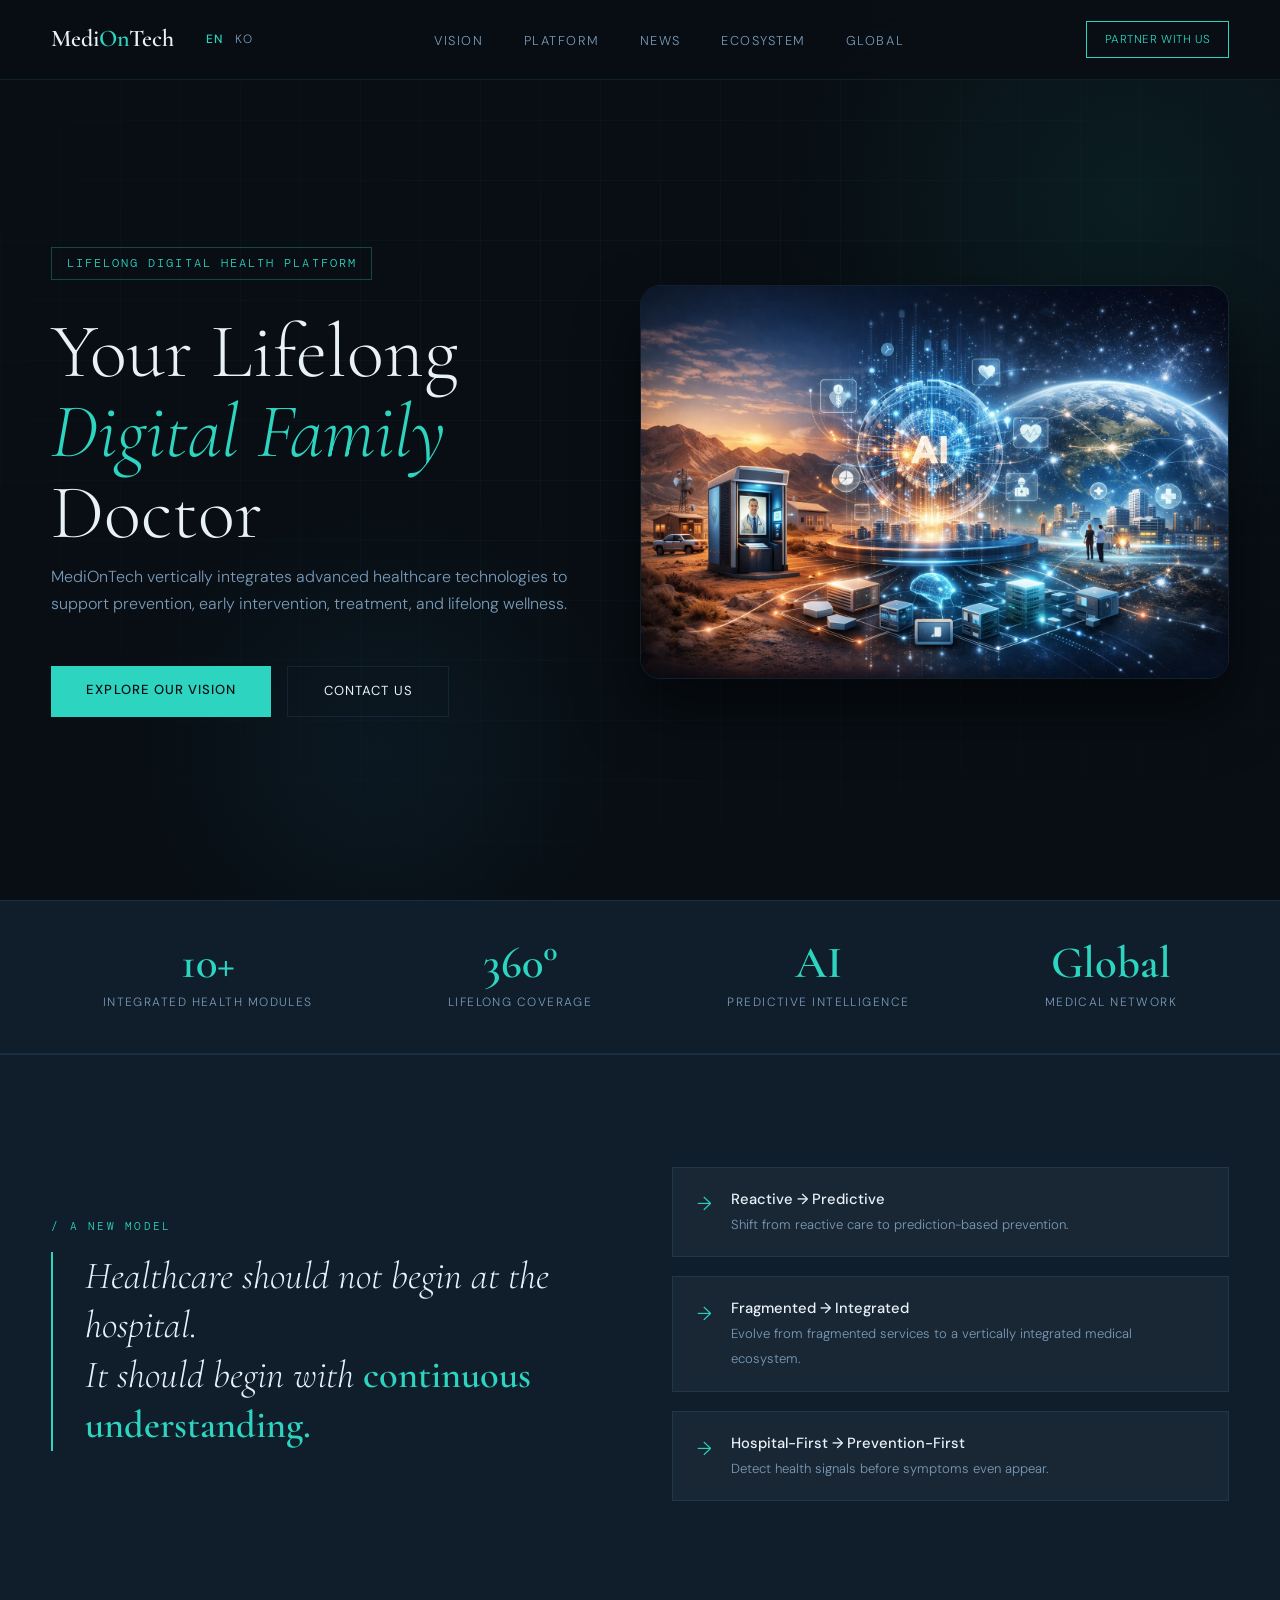
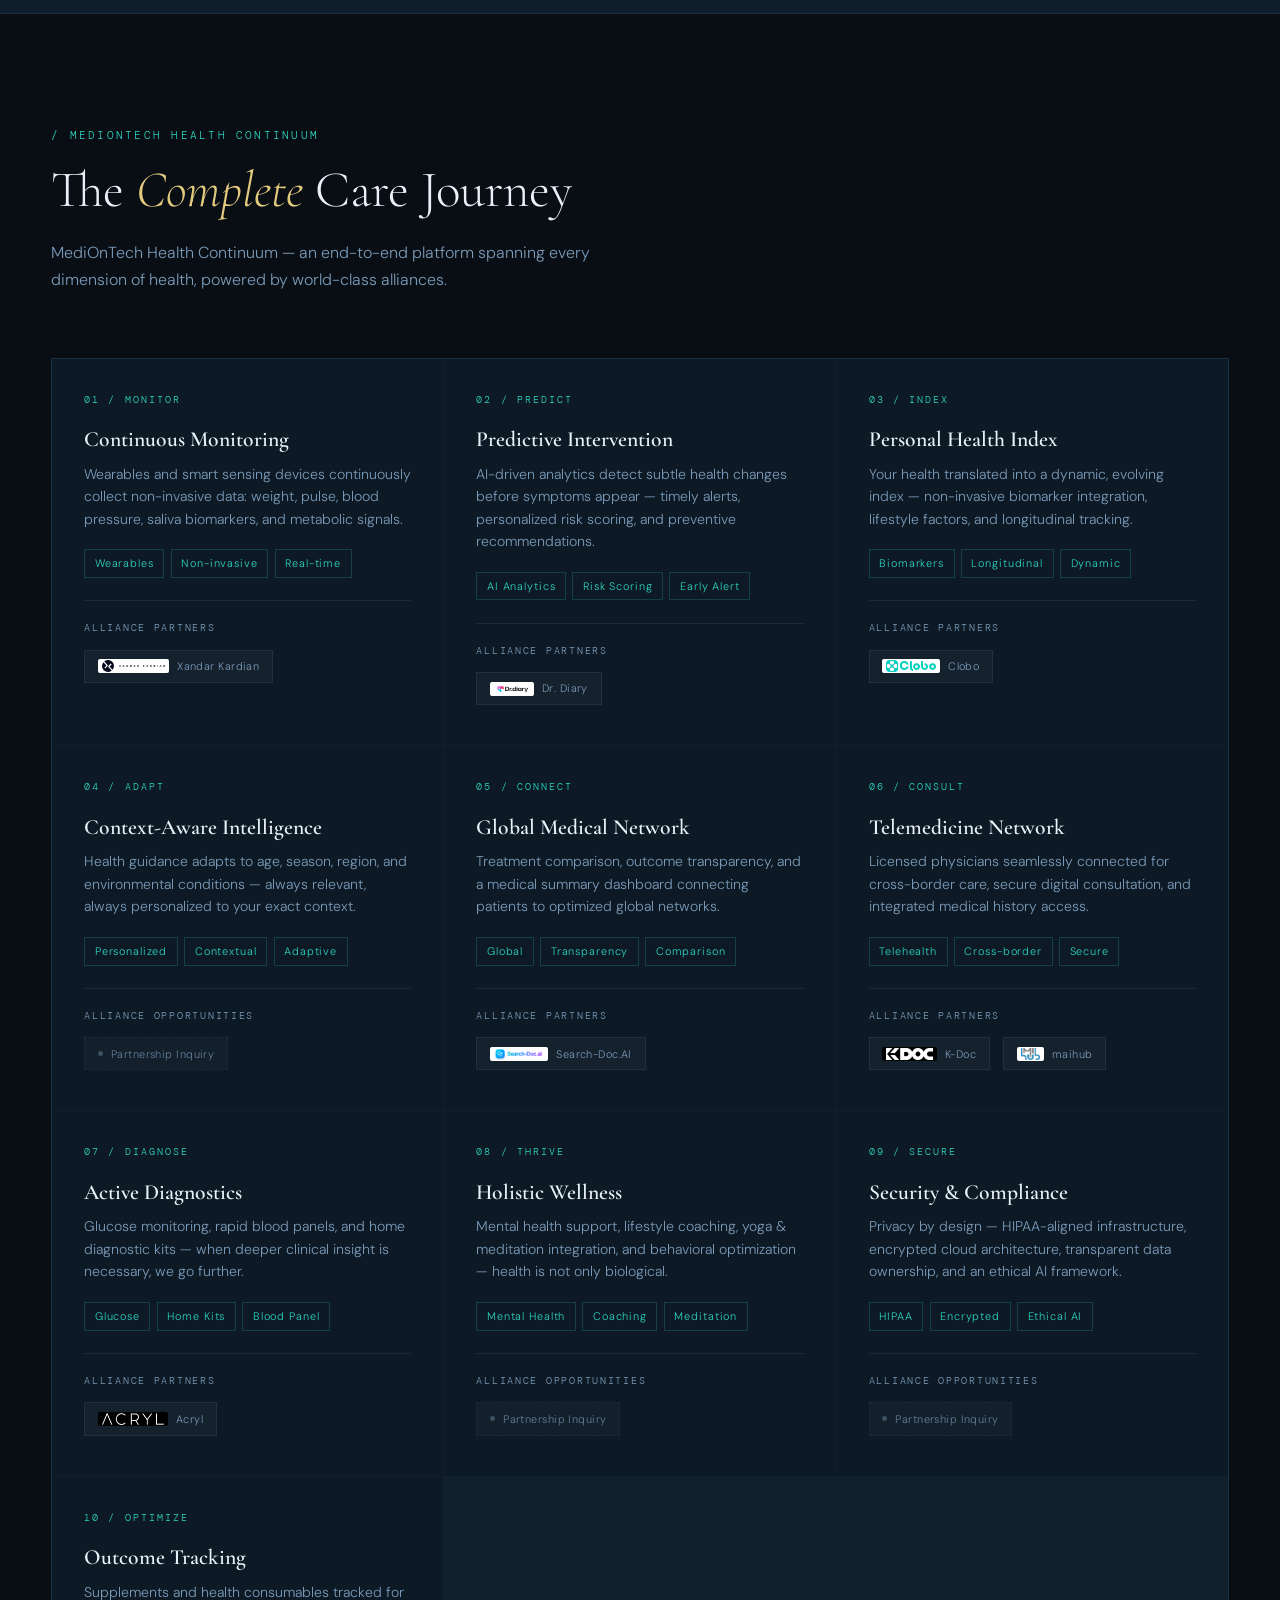
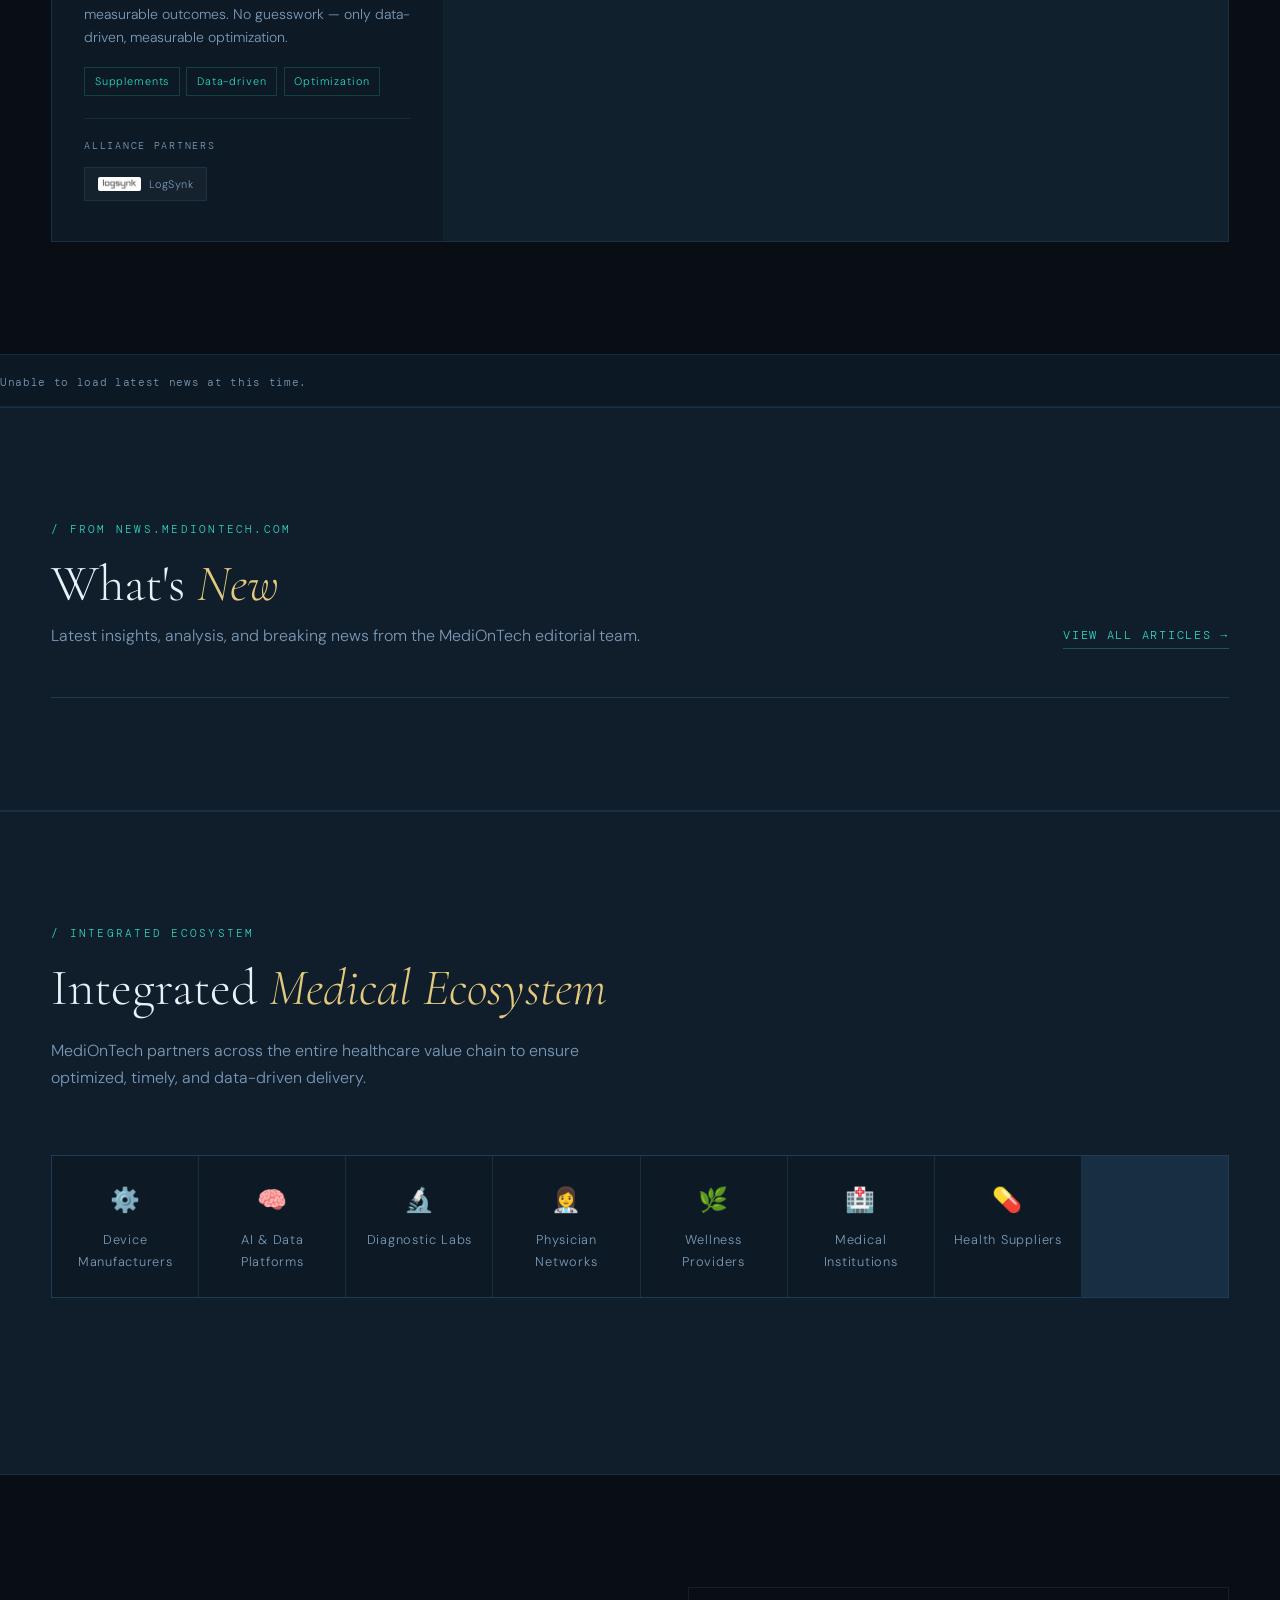
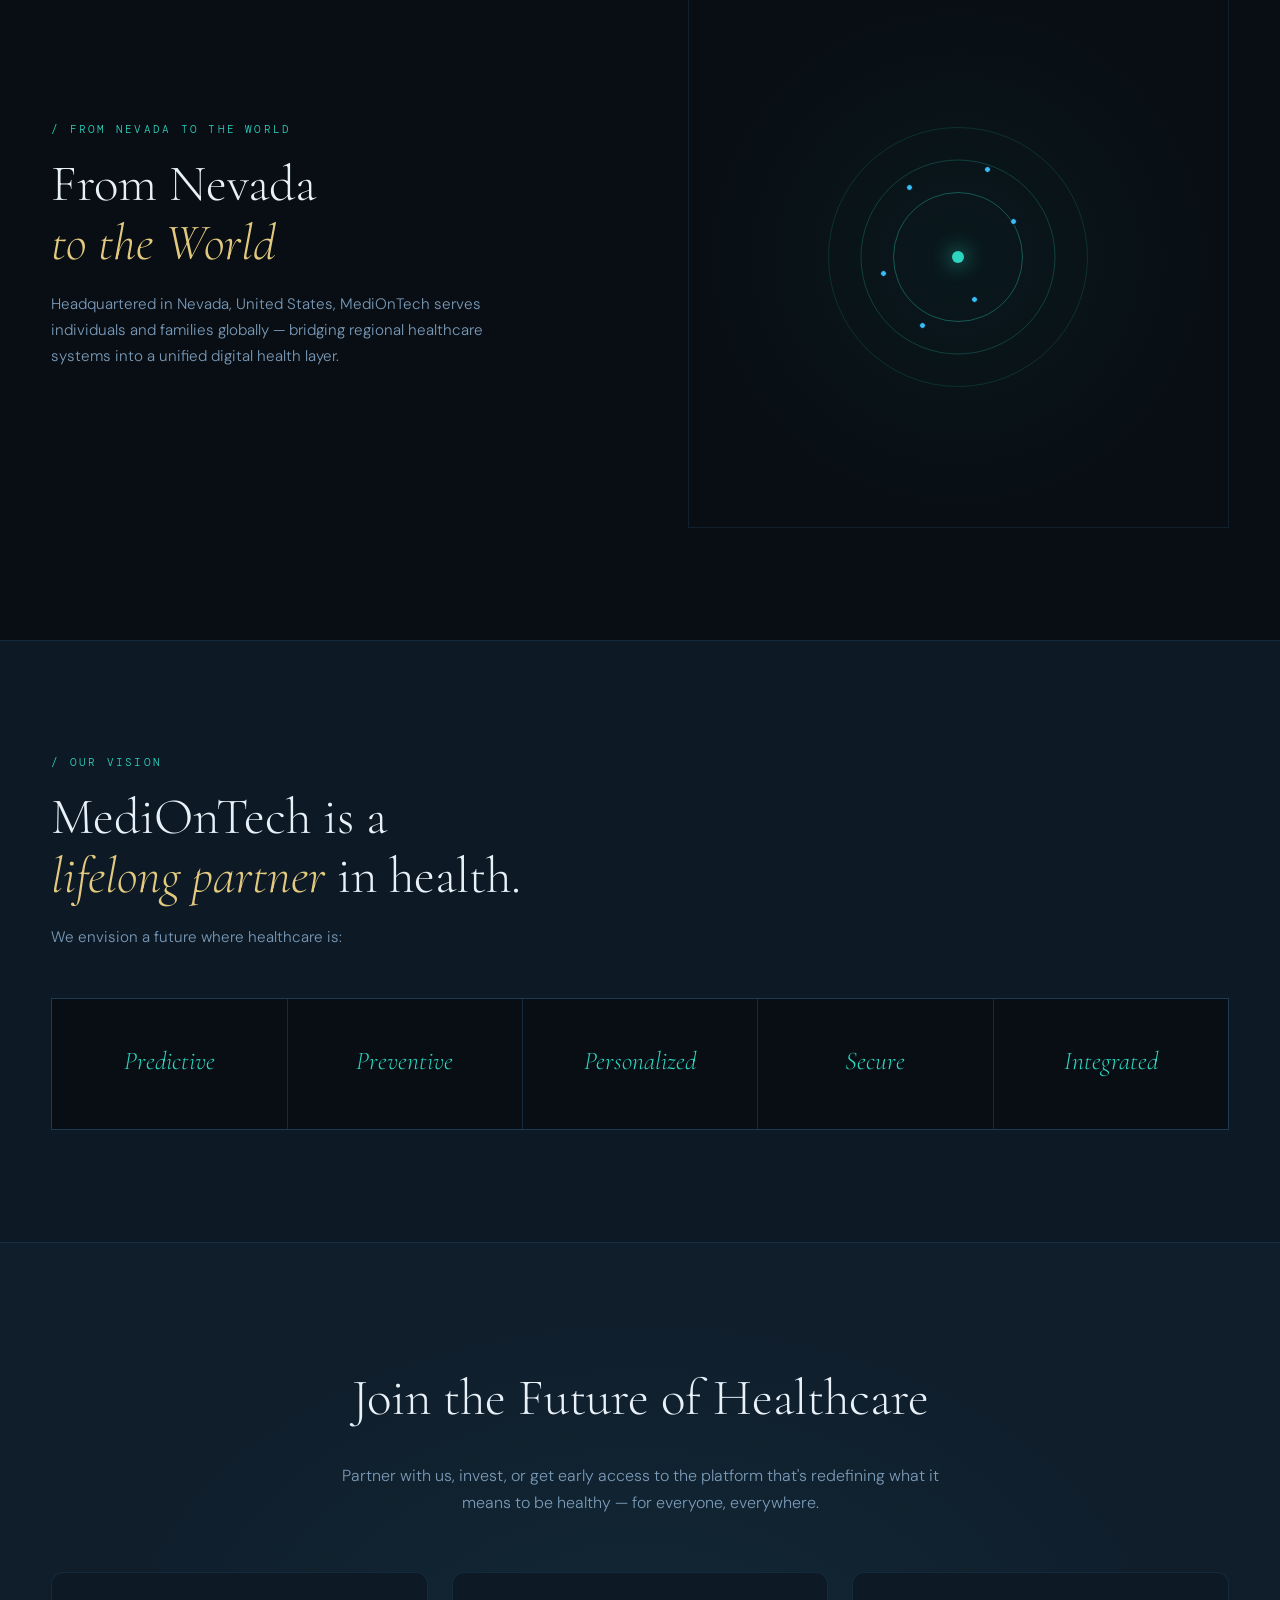
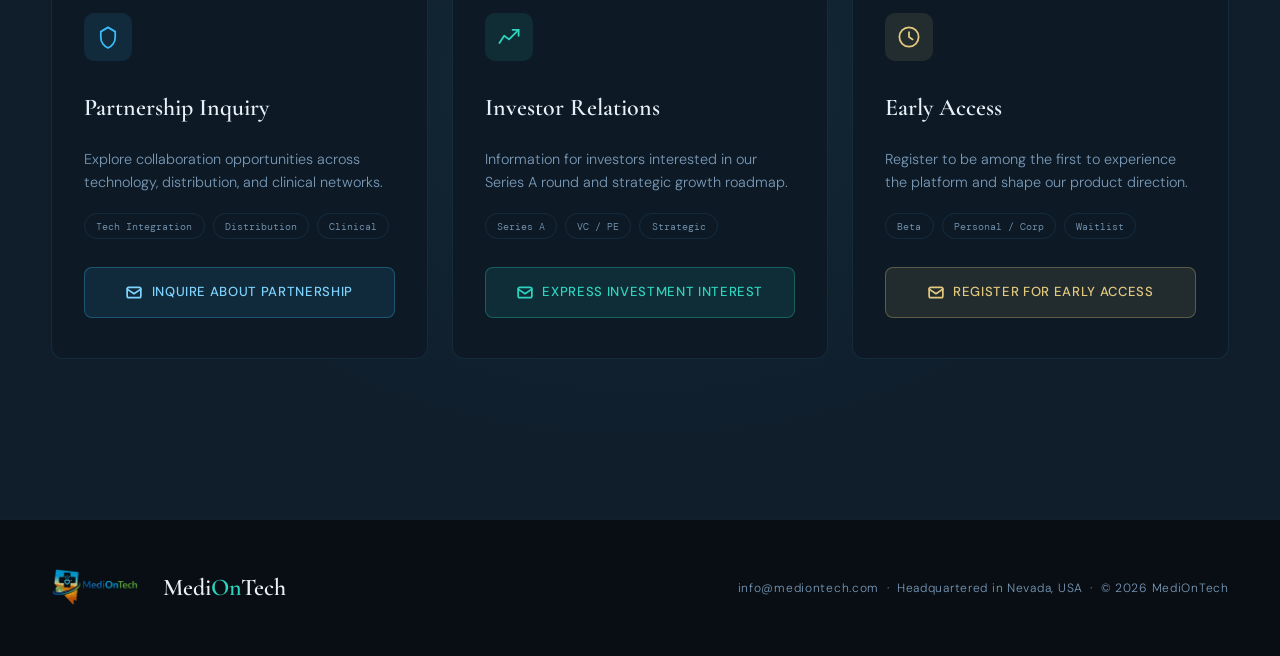
<file: index.html>
<!DOCTYPE html>
<html lang="en">
<head>
<meta charset="UTF-8">
<meta name="viewport" content="width=device-width, initial-scale=1.0">
<title>MediOnTech — Your Lifelong Digital Family Doctor</title>
<link rel="preconnect" href="https://fonts.googleapis.com">
<link href="https://fonts.googleapis.com/css2?family=Cormorant+Garamond:ital,wght@0,300;0,400;0,600;1,300;1,400&family=DM+Sans:wght@300;400;500&family=DM+Mono:wght@300;400&display=swap" rel="stylesheet">
<link rel="icon" type="image/png" href="images/mediontech-icon.png">
<link rel="stylesheet" href="style.css">
</head>
<body>

<!-- NAV -->
<nav>
  <div class="nav-left">
    <a href="/" class="nav-logo">Medi<span>On</span>Tech</a>
    <div class="nav-lang">
      <a href="/" class="active">EN</a>
      <a href="ko/">KO</a>
    </div>
  </div>
  <ul class="nav-links">
    <li><a href="#paradigm">Vision</a></li>
    <li><a href="#continuum">Platform</a></li>
    <li><a href="#news">News</a></li>
    <li><a href="#ecosystem">Ecosystem</a></li>
    <li><a href="#global">Global</a></li>
  </ul>
  <div class="nav-right">
    <a href="#cta" class="nav-cta">Partner With Us</a>
  </div>
</nav>

<!-- HERO -->
<section class="hero">
  <div class="hero-orb2"></div>
  <div class="hero-content">
    <div class="hero-tag">Lifelong Digital Health Platform</div>
    <h1>Your Lifelong<br><em>Digital Family</em><br>Doctor</h1>
    <p class="hero-desc">MediOnTech vertically integrates advanced healthcare technologies to support prevention, early intervention, treatment, and lifelong wellness.</p>
    <div class="hero-btns">
      <a href="#continuum" class="btn-primary">Explore Our Vision</a>
      <a href="#cta" class="btn-secondary">Contact Us</a>
    </div>
  </div>
  <div class="hero-visual">
    <img src="images/remote_ai_healthcare_s.png" alt="Remote AI Healthcare" class="hero-img">
  </div>
</section>

<!-- STATS -->
<div class="stats-bar">
  <div class="stat reveal"><div class="stat-num">10+</div><div class="stat-label">Integrated Health Modules</div></div>
  <div class="stat reveal"><div class="stat-num">360°</div><div class="stat-label">Lifelong Coverage</div></div>
  <div class="stat reveal"><div class="stat-num">AI</div><div class="stat-label">Predictive Intelligence</div></div>
  <div class="stat reveal"><div class="stat-num">Global</div><div class="stat-label">Medical Network</div></div>
</div>

<!-- PARADIGM -->
<section id="paradigm" class="paradigm">
  <div class="paradigm-grid">
    <div>
      <div class="section-tag">/ A New Model</div>
      <blockquote class="paradigm-quote">
        Healthcare should not begin at the hospital.<br>
        It should begin with <span>continuous understanding.</span>
      </blockquote>
    </div>
    <ul class="shift-list reveal">
      <li class="shift-item">
        <span class="shift-arrow">→</span>
        <div class="shift-text"><strong>Reactive → Predictive</strong><span>Shift from reactive care to prediction-based prevention.</span></div>
      </li>
      <li class="shift-item">
        <span class="shift-arrow">→</span>
        <div class="shift-text"><strong>Fragmented → Integrated</strong><span>Evolve from fragmented services to a vertically integrated medical ecosystem.</span></div>
      </li>
      <li class="shift-item">
        <span class="shift-arrow">→</span>
        <div class="shift-text"><strong>Hospital-First → Prevention-First</strong><span>Detect health signals before symptoms even appear.</span></div>
      </li>
    </ul>
  </div>
</section>

<!-- CONTINUUM -->
<section id="continuum">
  <div class="section-tag">/ MediOnTech Health Continuum</div>
  <h2 class="section-title">The <em>Complete</em> Care Journey</h2>
  <p class="section-sub">MediOnTech Health Continuum — an end-to-end platform spanning every dimension of health, powered by world-class alliances.</p>

  <div class="continuum-grid">

    <div class="cont-card reveal">
      <div class="cont-num">01 / MONITOR</div>
      <div class="cont-title">Continuous Monitoring</div>
      <div class="cont-desc">Wearables and smart sensing devices continuously collect non-invasive data: weight, pulse, blood pressure, saliva biomarkers, and metabolic signals.</div>
      <div class="cont-tags"><span class="cont-tag">Wearables</span><span class="cont-tag">Non-invasive</span><span class="cont-tag">Real-time</span></div>
      <div class="cont-alliance">
        <div class="cont-alliance-label">Alliance Partners</div>
        <div class="alliance-logos">
          <a href="https://xkcorp.com/" target="_blank" class="alliance-link">
            <span class="alliance-badge"><img src="images/xandar-kardian.svg" alt="Xandar Kardian">Xandar Kardian</span>
          </a>
        </div>
      </div>
    </div>

    <div class="cont-card reveal">
      <div class="cont-num">02 / PREDICT</div>
      <div class="cont-title">Predictive Intervention</div>
      <div class="cont-desc">AI-driven analytics detect subtle health changes before symptoms appear — timely alerts, personalized risk scoring, and preventive recommendations.</div>
      <div class="cont-tags"><span class="cont-tag">AI Analytics</span><span class="cont-tag">Risk Scoring</span><span class="cont-tag">Early Alert</span></div>
      <div class="cont-alliance">
        <div class="cont-alliance-label">Alliance Partners</div>
        <div class="alliance-logos">
          <a href="https://drdiary.co.kr/" target="_blank" class="alliance-link">
            <span class="alliance-badge"><img src="images/dr-diary.png" alt="Dr.Diary">Dr. Diary</span>
          </a>
        </div>
      </div>
    </div>

    <div class="cont-card reveal">
      <div class="cont-num">03 / INDEX</div>
      <div class="cont-title">Personal Health Index</div>
      <div class="cont-desc">Your health translated into a dynamic, evolving index — non-invasive biomarker integration, lifestyle factors, and longitudinal tracking.</div>
      <div class="cont-tags"><span class="cont-tag">Biomarkers</span><span class="cont-tag">Longitudinal</span><span class="cont-tag">Dynamic</span></div>
      <div class="cont-alliance">
        <div class="cont-alliance-label">Alliance Partners</div>
        <div class="alliance-logos">
          <a href="https://www.drclobo.com/" target="_blank" class="alliance-link">
            <span class="alliance-badge"><img src="images/dr-clobo.png" alt="Clobo">Clobo</span>
          </a>
        </div>
      </div>
    </div>

    <div class="cont-card reveal">
      <div class="cont-num">04 / ADAPT</div>
      <div class="cont-title">Context-Aware Intelligence</div>
      <div class="cont-desc">Health guidance adapts to age, season, region, and environmental conditions — always relevant, always personalized to your exact context.</div>
      <div class="cont-tags"><span class="cont-tag">Personalized</span><span class="cont-tag">Contextual</span><span class="cont-tag">Adaptive</span></div>
      <div class="cont-alliance">
        <div class="cont-alliance-label">Alliance Opportunities</div>
        <div class="alliance-logos">
          <a href="#cta" class="alliance-link">
            <span class="alliance-badge" style="border-style: dashed; opacity: 0.8;"><span class="dot"></span>Partnership Inquiry</span>
          </a>
        </div>
      </div>
    </div>

    <div class="cont-card reveal">
      <div class="cont-num">05 / CONNECT</div>
      <div class="cont-title">Global Medical Network</div>
      <div class="cont-desc">Treatment comparison, outcome transparency, and a medical summary dashboard connecting patients to optimized global networks.</div>
      <div class="cont-tags"><span class="cont-tag">Global</span><span class="cont-tag">Transparency</span><span class="cont-tag">Comparison</span></div>
      <div class="cont-alliance">
        <div class="cont-alliance-label">Alliance Partners</div>
        <div class="alliance-logos">
          <a href="https://search-doc.ai" target="_blank" class="alliance-link">
            <span class="alliance-badge"><img src="images/search-doc.png" alt="Search-Doc.AI">Search-Doc.AI</span>
          </a>
        </div>
      </div>
    </div>

    <div class="cont-card reveal">
      <div class="cont-num">06 / CONSULT</div>
      <div class="cont-title">Telemedicine Network</div>
      <div class="cont-desc">Licensed physicians seamlessly connected for cross-border care, secure digital consultation, and integrated medical history access.</div>
      <div class="cont-tags"><span class="cont-tag">Telehealth</span><span class="cont-tag">Cross-border</span><span class="cont-tag">Secure</span></div>
      <div class="cont-alliance">
        <div class="cont-alliance-label">Alliance Partners</div>
        <div class="alliance-logos">
          <a href="https://us.kdocinc.com/" target="_blank" class="alliance-link">
            <span class="alliance-badge"><img src="images/k-doc_b.png" alt="K-Doc">K-Doc</span>
          </a>
          <a href="https://maihub.ai" target="_blank" class="alliance-link">
            <span class="alliance-badge"><img src="images/maihub.png" alt="maihub">maihub</span>
          </a>
        </div>
      </div>
    </div>

    <div class="cont-card reveal">
      <div class="cont-num">07 / DIAGNOSE</div>
      <div class="cont-title">Active Diagnostics</div>
      <div class="cont-desc">Glucose monitoring, rapid blood panels, and home diagnostic kits — when deeper clinical insight is necessary, we go further.</div>
      <div class="cont-tags"><span class="cont-tag">Glucose</span><span class="cont-tag">Home Kits</span><span class="cont-tag">Blood Panel</span></div>
      <div class="cont-alliance">
        <div class="cont-alliance-label">Alliance Partners</div>
        <div class="alliance-logos">
          <a href="https://www.acryl.ai" target="_blank" class="alliance-link">
            <span class="alliance-badge"><img src="images/acryl_b.png" alt="Acryl">Acryl</span>
          </a>
        </div>
      </div>
    </div>

    <div class="cont-card reveal">
      <div class="cont-num">08 / THRIVE</div>
      <div class="cont-title">Holistic Wellness</div>
      <div class="cont-desc">Mental health support, lifestyle coaching, yoga & meditation integration, and behavioral optimization — health is not only biological.</div>
      <div class="cont-tags"><span class="cont-tag">Mental Health</span><span class="cont-tag">Coaching</span><span class="cont-tag">Meditation</span></div>
      <div class="cont-alliance">
        <div class="cont-alliance-label">Alliance Opportunities</div>
        <div class="alliance-logos">
          <a href="#cta" class="alliance-link">
            <span class="alliance-badge" style="border-style: dashed; opacity: 0.8;"><span class="dot"></span>Partnership Inquiry</span>
          </a>
        </div>
      </div>
    </div>

    <div class="cont-card reveal">
      <div class="cont-num">09 / SECURE</div>
      <div class="cont-title">Security & Compliance</div>
      <div class="cont-desc">Privacy by design — HIPAA-aligned infrastructure, encrypted cloud architecture, transparent data ownership, and an ethical AI framework.</div>
      <div class="cont-tags"><span class="cont-tag">HIPAA</span><span class="cont-tag">Encrypted</span><span class="cont-tag">Ethical AI</span></div>
      <div class="cont-alliance">
        <div class="cont-alliance-label">Alliance Opportunities</div>
        <div class="alliance-logos">
          <a href="#cta" class="alliance-link">
            <span class="alliance-badge" style="border-style: dashed; opacity: 0.8;"><span class="dot"></span>Partnership Inquiry</span>
          </a>
        </div>
      </div>
    </div>

    <div class="cont-card reveal">
      <div class="cont-num">10 / OPTIMIZE</div>
      <div class="cont-title">Outcome Tracking</div>
      <div class="cont-desc">Supplements and health consumables tracked for measurable outcomes. No guesswork — only data-driven, measurable optimization.</div>
      <div class="cont-tags"><span class="cont-tag">Supplements</span><span class="cont-tag">Data-driven</span><span class="cont-tag">Optimization</span></div>
      <div class="cont-alliance">
        <div class="cont-alliance-label">Alliance Partners</div>
        <div class="alliance-logos">
          <a href="http://logsynk.com" target="_blank" class="alliance-link">
            <span class="alliance-badge"><img src="images/logsynk.png" alt="LogSynk">LogSynk</span>
          </a>
        </div>
      </div>
    </div>

  </div>
</section>

<!-- NEWS TICKER -->
<div class="news-ticker">
  <div class="ticker-inner" id="ticker-content">
    <span class="ticker-item">Loading latest news...</span>
  </div>
</div>

<!-- WHAT'S NEW -->
<section id="news" class="news-section">
  <div class="news-header">
    <div class="news-header-left">
      <div class="section-tag">/ From news.mediontech.com</div>
      <h2 class="section-title" style="margin-bottom:0.5rem;">What's <em>New</em></h2>
      <p class="section-sub" style="margin-bottom:0;">Latest insights, analysis, and breaking news from the MediOnTech editorial team.</p>
    </div>
    <a href="https://news.mediontech.com" target="_blank" class="news-view-all">View All Articles →</a>
  </div>

  <div id="featured-news-container"></div>
  <div class="news-grid reveal" id="news-grid-container"></div>
</section>

<!-- ECOSYSTEM -->
<section id="ecosystem" class="ecosystem">
  <div class="section-tag">/ Integrated Ecosystem</div>
  <h2 class="section-title reveal">Integrated <em>Medical Ecosystem</em></h2>
  <p class="section-sub reveal">MediOnTech partners across the entire healthcare value chain to ensure optimized, timely, and data-driven delivery.</p>
  <div class="eco-grid reveal">
    <div class="eco-item"><span class="eco-icon">⚙️</span>Device Manufacturers</div>
    <div class="eco-item"><span class="eco-icon">🧠</span>AI & Data Platforms</div>
    <div class="eco-item"><span class="eco-icon">🔬</span>Diagnostic Labs</div>
    <div class="eco-item"><span class="eco-icon">👩‍⚕️</span>Physician Networks</div>
    <div class="eco-item"><span class="eco-icon">🌿</span>Wellness Providers</div>
    <div class="eco-item"><span class="eco-icon">🏥</span>Medical Institutions</div>
    <div class="eco-item"><span class="eco-icon">💊</span>Health Suppliers</div>
  </div>
</section>

<!-- GLOBAL -->
<section id="global">
  <div class="global-inner">
    <div>
      <div class="section-tag">/ From Nevada to the World</div>
      <h2 class="section-title reveal">From Nevada<br><em>to the World</em></h2>
      <p class="reveal" style="color:var(--muted);font-size:0.95rem;max-width:44ch;margin-bottom:1.5rem;">Headquartered in Nevada, United States, MediOnTech serves individuals and families globally — bridging regional healthcare systems into a unified digital health layer.</p>
    </div>
    <div class="global-visual reveal">
      <div class="globe-rings">
        <div class="ring ring-1"></div>
        <div class="ring ring-2"></div>
        <div class="ring ring-3"></div>
        <div class="globe-dot"></div>
        <div class="globe-node" style="top:22%;left:30%;"></div>
        <div class="globe-node" style="top:35%;left:70%;"></div>
        <div class="globe-node" style="top:65%;left:55%;"></div>
        <div class="globe-node" style="top:55%;left:20%;"></div>
        <div class="globe-node" style="top:15%;left:60%;"></div>
        <div class="globe-node" style="top:75%;left:35%;"></div>
      </div>
    </div>
  </div>
</section>

<!-- VISION -->
<section class="vision" id="vision">
  <div class="section-tag">/ Our Vision</div>
  <h2 class="section-title reveal">MediOnTech is a<br><em>lifelong partner</em> in health.</h2>
  <p class="reveal" style="color:var(--muted);font-size:0.95rem;max-width:55ch;margin-bottom:1rem;">We envision a future where healthcare is:</p>
  <div class="vision-pillars reveal">
    <div class="pillar"><span class="pillar-word">Predictive</span></div>
    <div class="pillar"><span class="pillar-word">Preventive</span></div>
    <div class="pillar"><span class="pillar-word">Personalized</span></div>
    <div class="pillar"><span class="pillar-word">Secure</span></div>
    <div class="pillar"><span class="pillar-word">Integrated</span></div>
  </div>
</section>

<!-- CTA -->
<section id="cta" class="cta-section">
  <div class="cta">
    <div class="cta-header">
      <h2 class="reveal">Join the Future of Healthcare</h2>
      <p class="reveal">Partner with us, invest, or get early access to the platform that's redefining what it means to be healthy — for everyone, everywhere.</p>
    </div>

    <div class="cta-cards reveal">
      <div class="cta-card">
        <div class="cta-card-icon" style="background:rgba(56, 189, 248, 0.1);">
          <svg viewBox="0 0 20 20" fill="none" stroke="#38bdf8" stroke-width="1.5" stroke-linecap="round" stroke-linejoin="round">
            <path d="M10 2L4 5.5v5c0 4 2.8 7.5 6 8.5 3.2-1 6-4.5 6-8.5v-5L10 2z"/>
          </svg>
        </div>
        <h3>Partnership Inquiry</h3>
        <p>Explore collaboration opportunities across technology, distribution, and clinical networks.</p>
        <div class="cta-card-tags">
          <span class="cta-tag">Tech Integration</span>
          <span class="cta-tag">Distribution</span>
          <span class="cta-tag">Clinical</span>
        </div>
        <a class="mailto-btn btn-blue" href="#" onclick="openMail('partner'); return false;">
          <svg viewBox="0 0 14 14" fill="none" stroke="currentColor" stroke-width="1.5" stroke-linecap="round" stroke-linejoin="round">
            <rect x="1" y="3" width="12" height="9" rx="1.5"/>
            <path d="M1 4.5l6 4 6-4"/>
          </svg>
          Inquire About Partnership
        </a>
      </div>

      <div class="cta-card">
        <div class="cta-card-icon" style="background:rgba(45, 212, 191, 0.1);">
          <svg viewBox="0 0 20 20" fill="none" stroke="#2dd4bf" stroke-width="1.5" stroke-linecap="round" stroke-linejoin="round">
            <polyline points="2,15 6,9 10,12 18,4"/>
            <polyline points="13,4 18,4 18,9"/>
          </svg>
        </div>
        <h3>Investor Relations</h3>
        <p>Information for investors interested in our Series A round and strategic growth roadmap.</p>
        <div class="cta-card-tags">
          <span class="cta-tag">Series A</span>
          <span class="cta-tag">VC / PE</span>
          <span class="cta-tag">Strategic</span>
        </div>
        <a class="mailto-btn btn-green" href="#" onclick="openMail('investor'); return false;">
          <svg viewBox="0 0 14 14" fill="none" stroke="currentColor" stroke-width="1.5" stroke-linecap="round" stroke-linejoin="round">
            <rect x="1" y="3" width="12" height="9" rx="1.5"/>
            <path d="M1 4.5l6 4 6-4"/>
          </svg>
          Express Investment Interest
        </a>
      </div>

      <div class="cta-card">
        <div class="cta-card-icon" style="background:rgba(226, 201, 126, 0.1);">
          <svg viewBox="0 0 20 20" fill="none" stroke="#e2c97e" stroke-width="1.5" stroke-linecap="round" stroke-linejoin="round">
            <circle cx="10" cy="10" r="8"/>
            <polyline points="10,6 10,10 13,12"/>
          </svg>
        </div>
        <h3>Early Access</h3>
        <p>Register to be among the first to experience the platform and shape our product direction.</p>
        <div class="cta-card-tags">
          <span class="cta-tag">Beta</span>
          <span class="cta-tag">Personal / Corp</span>
          <span class="cta-tag">Waitlist</span>
        </div>
        <a class="mailto-btn btn-amber" href="#" onclick="openMail('early'); return false;">
          <svg viewBox="0 0 14 14" fill="none" stroke="currentColor" stroke-width="1.5" stroke-linecap="round" stroke-linejoin="round">
            <rect x="1" y="3" width="12" height="9" rx="1.5"/>
            <path d="M1 4.5l6 4 6-4"/>
          </svg>
          Register for Early Access
        </a>
      </div>
    </div>

  </div>
</section>

<!-- FOOTER -->
<footer>
  <div class="footer-logo" style="display: flex; align-items: center; gap: 1.5rem;">
    <img src="images/mediontech-nv-logo.png" alt="MediOnTech Logo" style="height: 40px; width: auto; opacity: 0.9;">
    <div style="font-family: 'Cormorant Garamond', serif; font-size: 1.5rem; font-weight: 600; color: var(--text); line-height: 1;">Medi<span style="color: var(--teal);">On</span>Tech</div>
  </div>
  <div class="footer-note">
    info@mediontech.com &nbsp;·&nbsp; Headquartered in Nevada, USA &nbsp;·&nbsp; © 2026 MediOnTech
  </div>
</footer>

<script src="script.js"></script>
<script>
  MediOnTech.init({
    locale: 'en-US',
    errorMsg: 'Unable to load latest news at this time.',
    defaultCatFeatured: 'Insights',
    defaultCatGrid: 'News',
    freeTag: 'Free',
    mailConfigs: {
      partner: {
        subject: '[Partnership] Interest in MediOnTech Partnership',
        body: [
          'Dear MediOnTech Team,',
          '',
          'I am interested in exploring a partnership with your platform.',
          '',
          '■ Organization Name:',
          '■ Contact Person:',
          '■ Partnership Type (Tech / Distribution / Clinical / Other):',
          '■ Proposed Collaboration Idea:',
          '',
          'I look forward to hearing from you.',
          '',
          'Best regards,'
        ].join('\n')
      },
      investor: {
        subject: '[Investor] Expression of Interest in Series A',
        body: [
          'Dear MediOnTech Team,',
          '',
          'I am contacting you regarding your Series A round.',
          '',
          '■ Firm/Organization:',
          '■ Contact Name:',
          '■ Investor Type (VC / PE / Angel / CVC / Other):',
          '■ Estimated Investment Size:',
          '■ Additional Questions:',
          '',
          'Please share IR materials and potential meeting times.',
          '',
          'Best regards,'
        ].join('\n')
      },
      early: {
        subject: '[Early Access] Request for Beta Program Registration',
        body: [
          'Dear MediOnTech Team,',
          '',
          'I would like to register for early access to the MediOnTech platform.',
          '',
          '■ Name:',
          '■ Affiliation (Clinical / Corporate / Personal):',
          '■ Primary Use Case (Family Health / Employee Wellness / Research / Telehealth):',
          '■ Key Feature Interests:',
          '',
          'Best regards,'
        ].join('\n')
      }
    }
  });
</script>
</body>
</html>
</file>
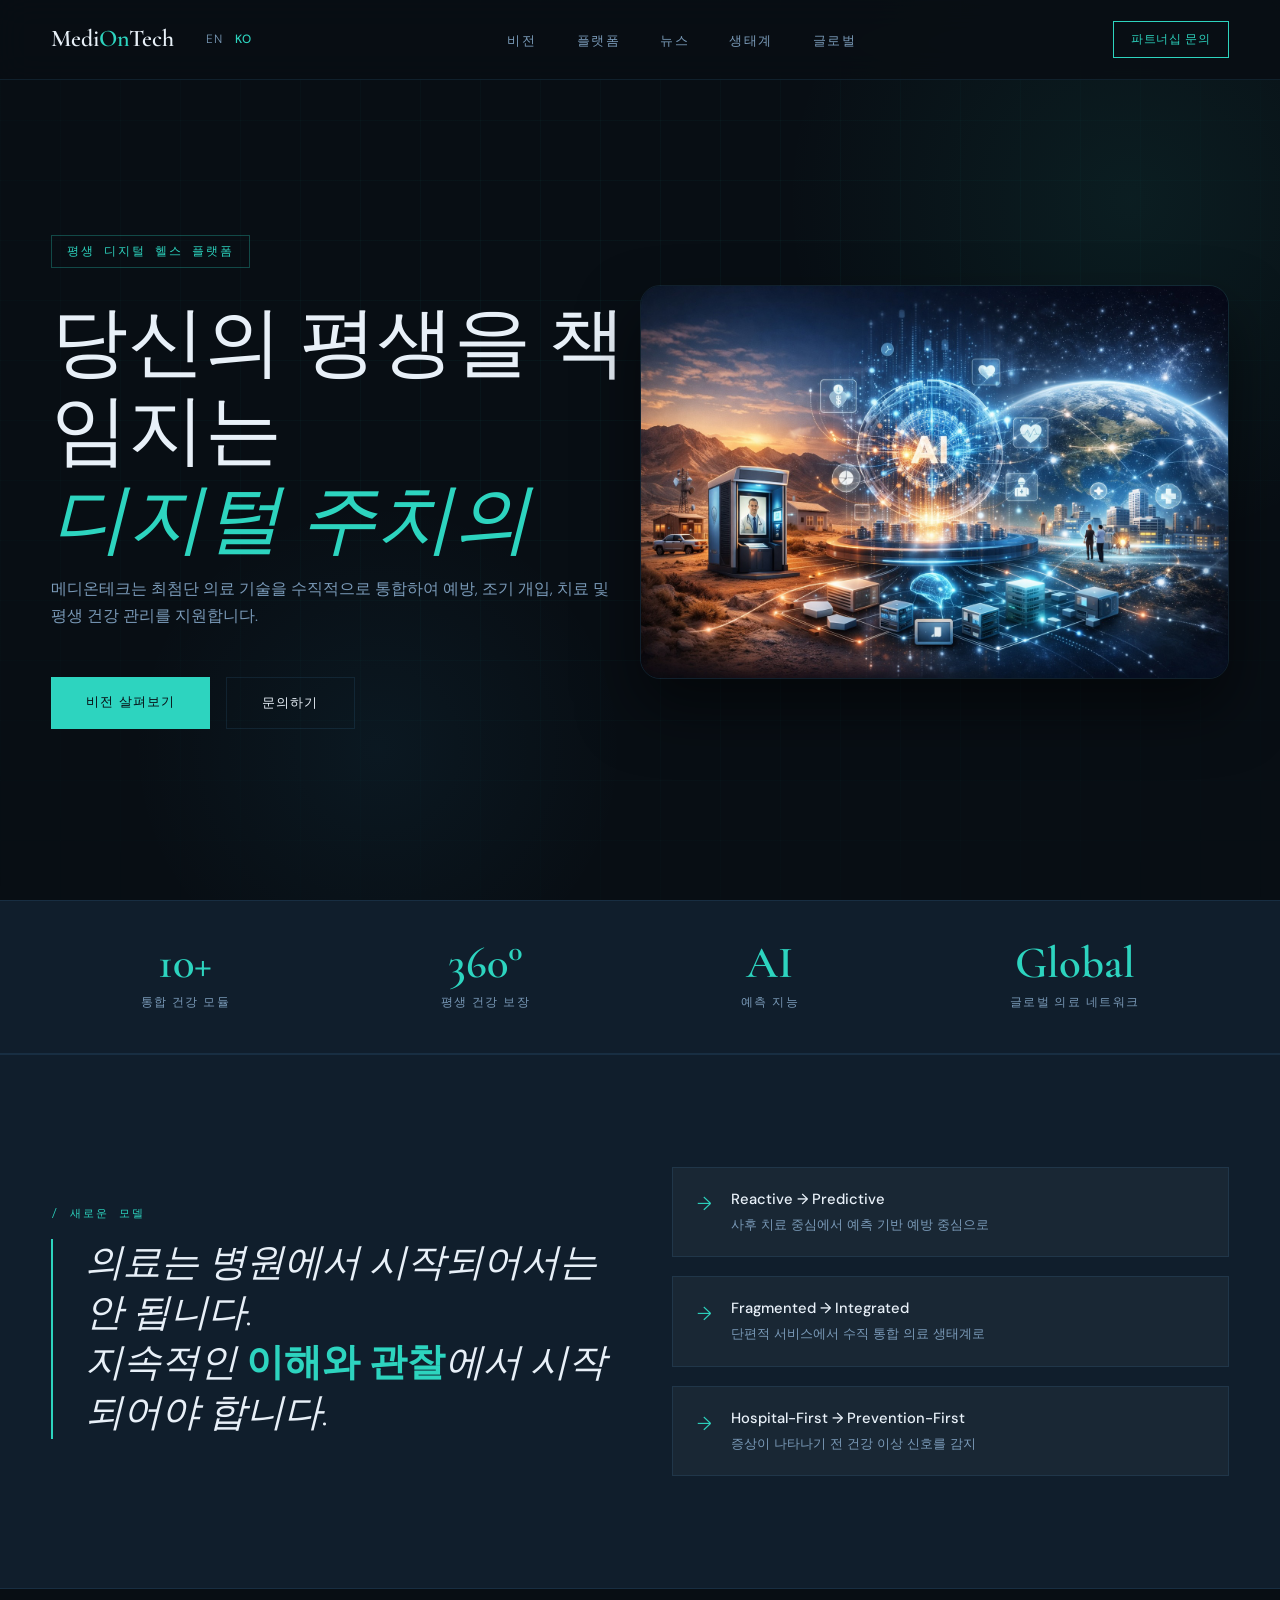
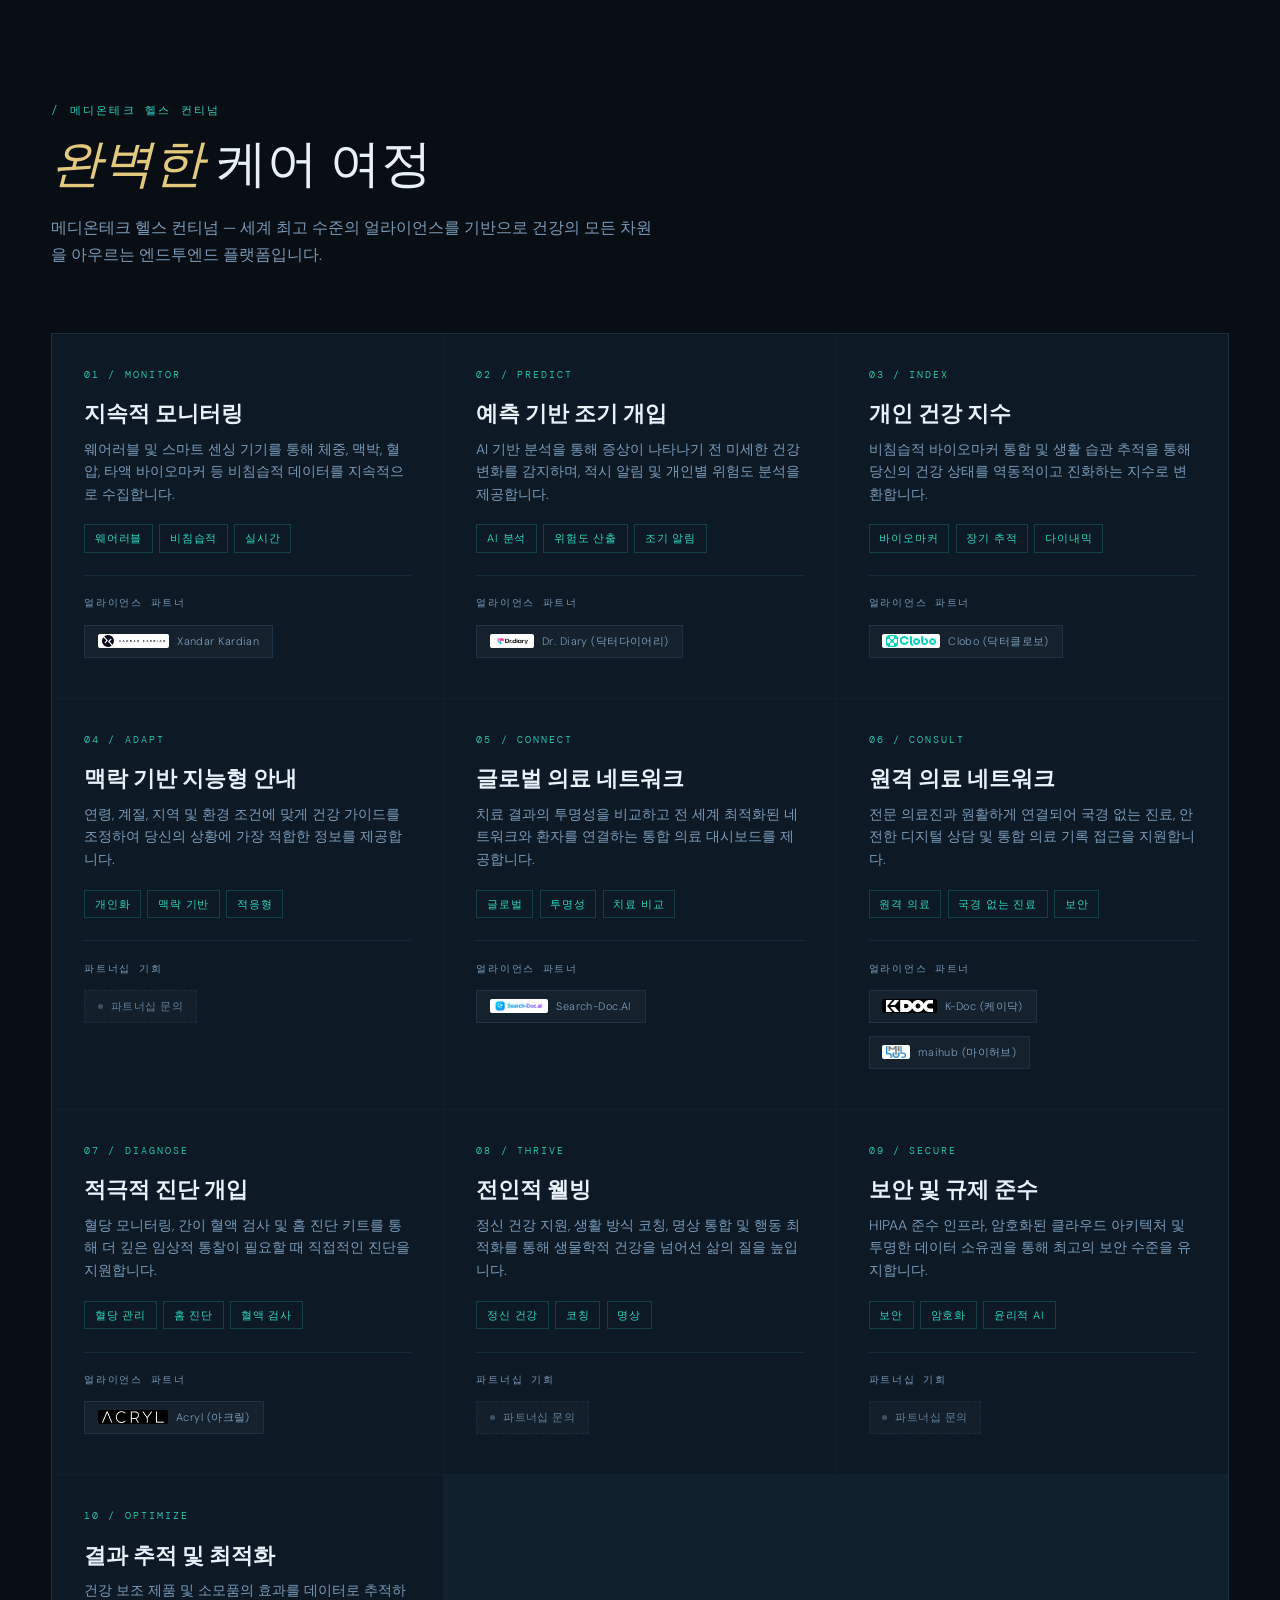
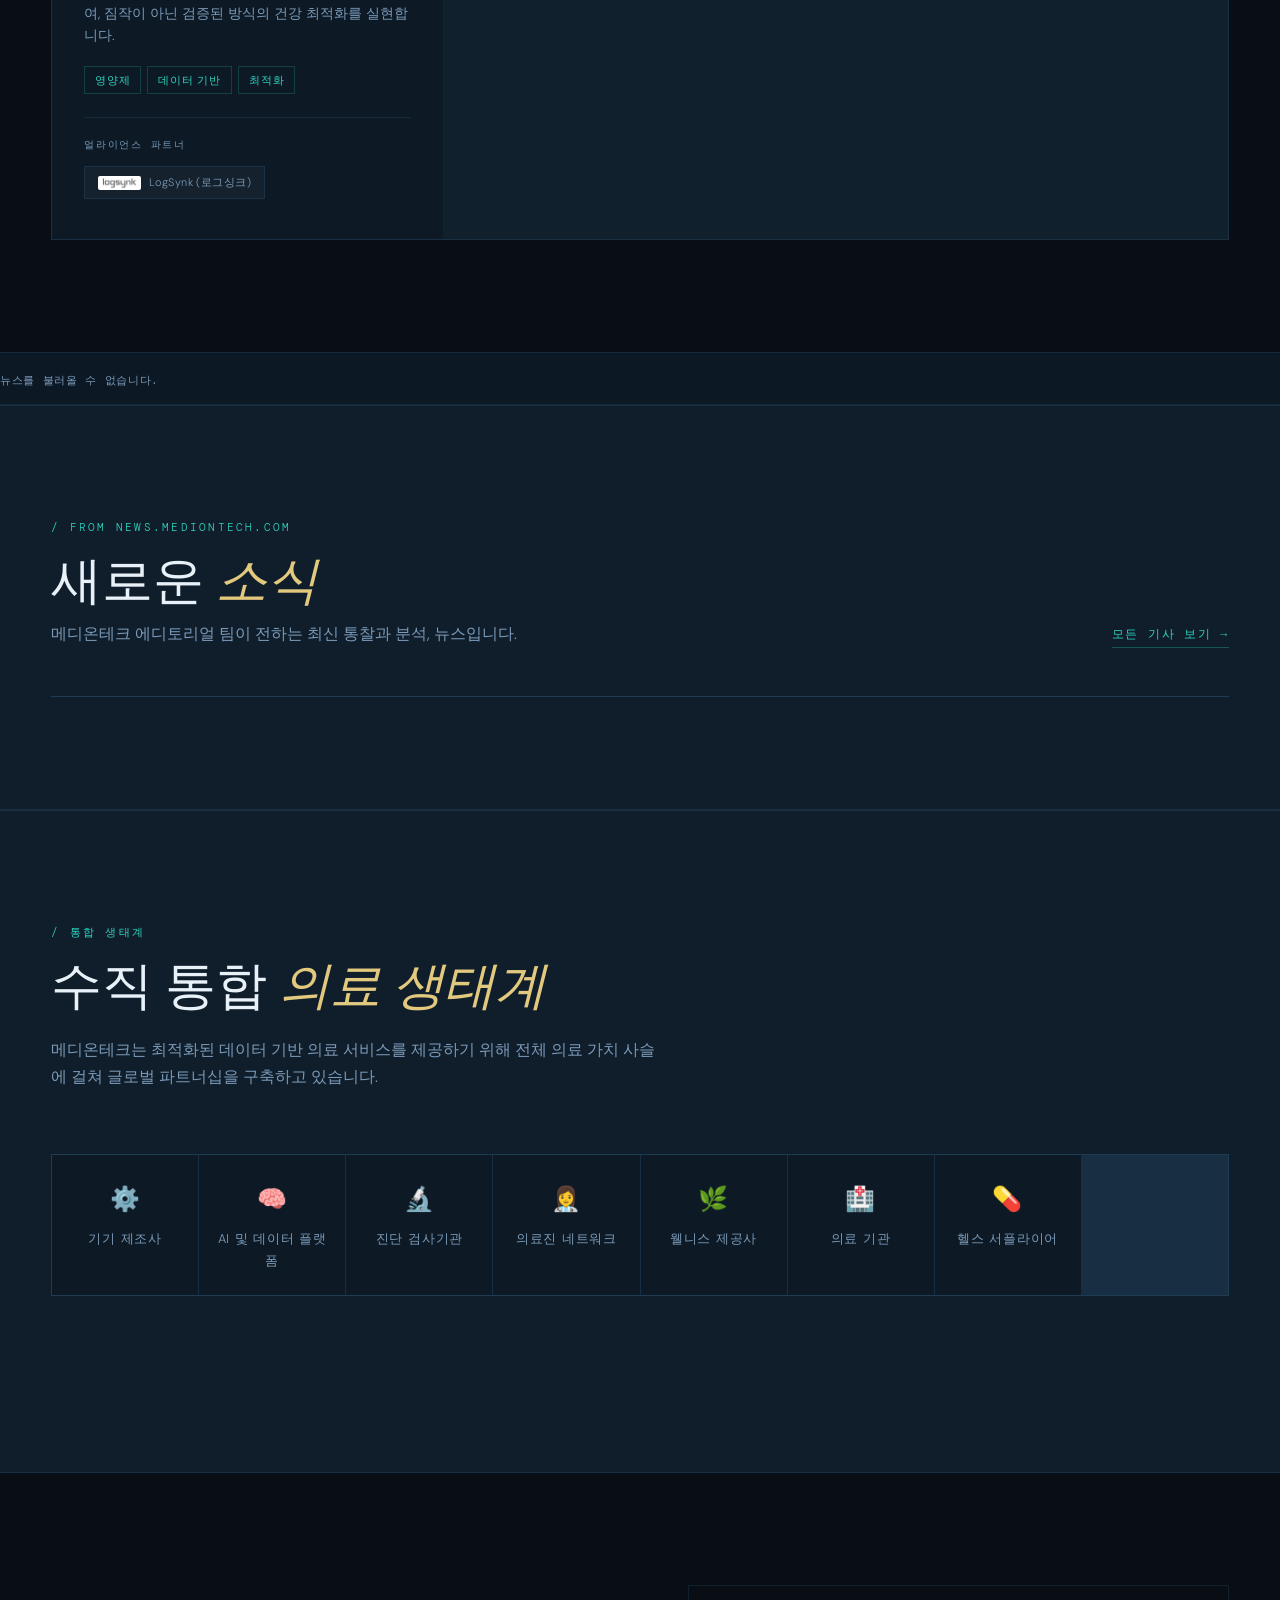
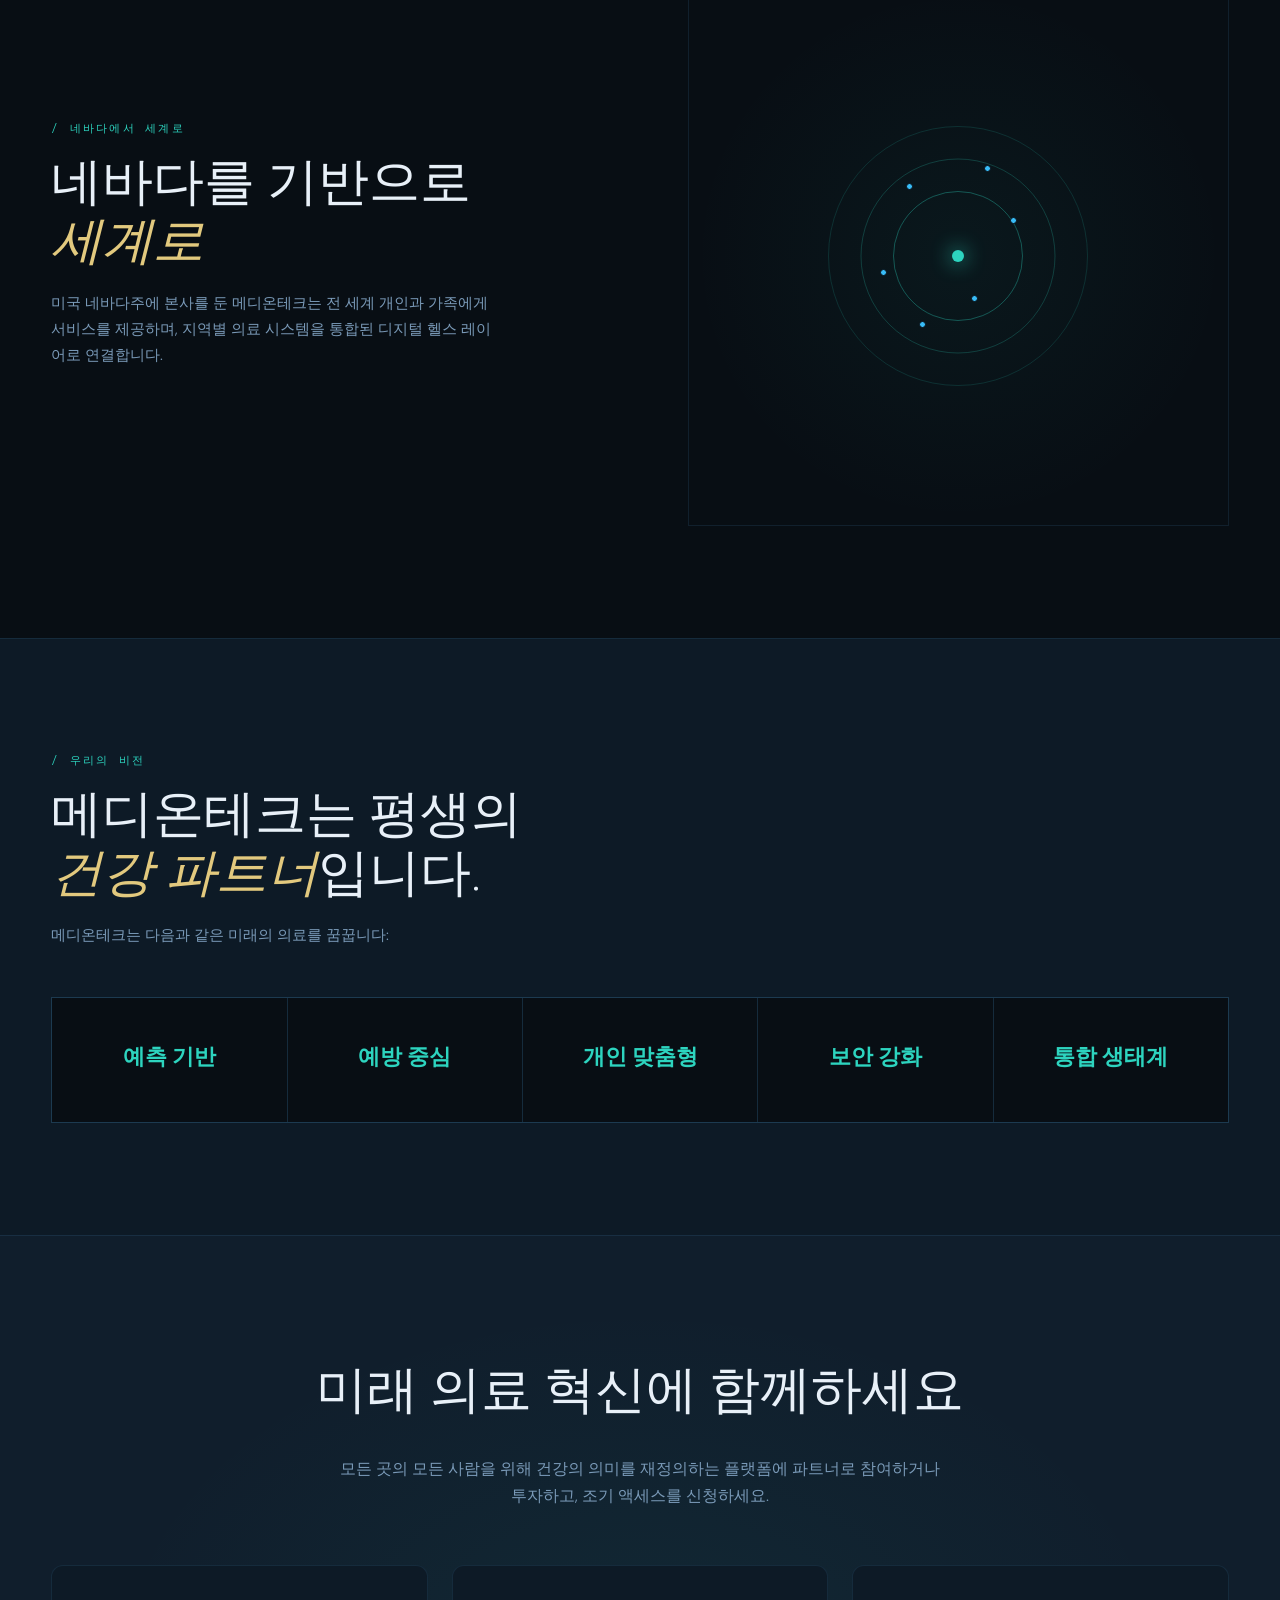
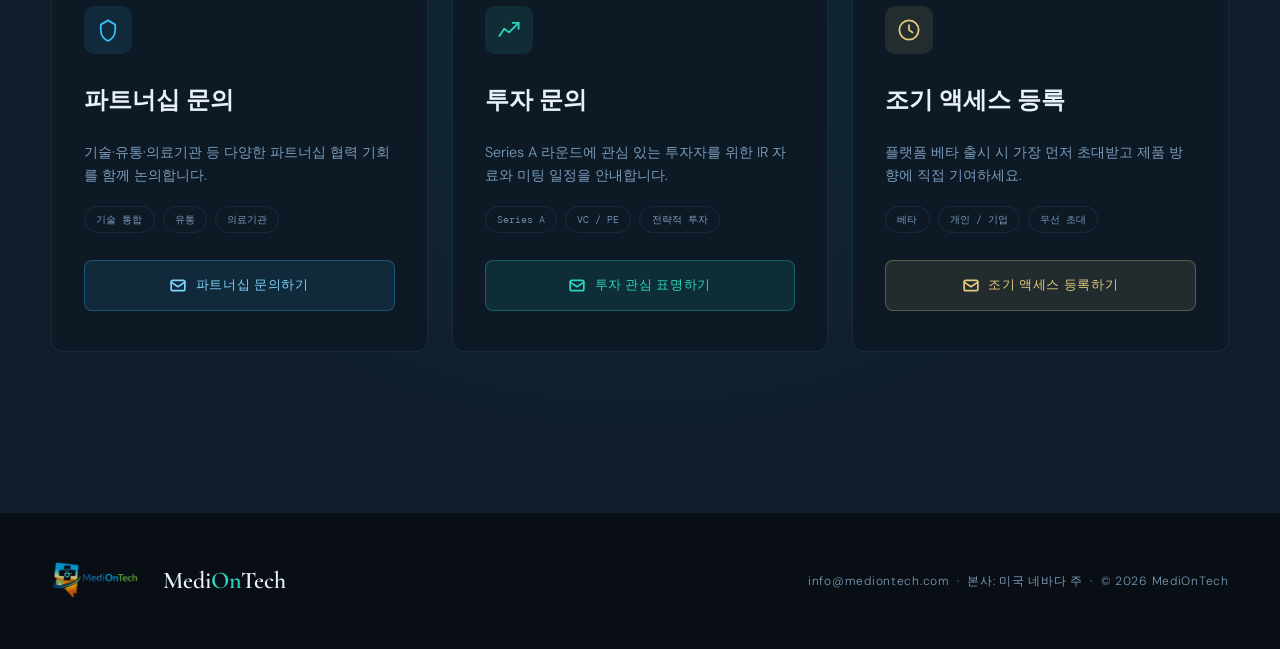
<file: ko/index.html>
<!DOCTYPE html>
<html lang="ko">
<head>
<meta charset="UTF-8">
<meta name="viewport" content="width=device-width, initial-scale=1.0">
<title>메디온테크 — 당신의 평생 디지털 주치의</title>
<link rel="preconnect" href="https://fonts.googleapis.com">
<link href="https://fonts.googleapis.com/css2?family=Cormorant+Garamond:ital,wght@0,300;0,400;0,600;1,300;1,400&family=DM+Sans:wght@300;400;500&family=DM+Mono:wght@300;400&display=swap" rel="stylesheet">
<link rel="icon" type="image/png" href="../images/mediontech-icon.png">
<link rel="stylesheet" href="../style.css">
</head>
<body>

<!-- NAV -->
<nav>
  <div class="nav-left">
    <a href="/" class="nav-logo">Medi<span>On</span>Tech</a>
    <div class="nav-lang">
      <a href="/">EN</a>
      <a href="/ko/" class="active">KO</a>
    </div>
  </div>
  <ul class="nav-links">
    <li><a href="#paradigm">비전</a></li>
    <li><a href="#continuum">플랫폼</a></li>
    <li><a href="#news">뉴스</a></li>
    <li><a href="#ecosystem">생태계</a></li>
    <li><a href="#global">글로벌</a></li>
  </ul>
  <div class="nav-right">
    <a href="#cta" class="nav-cta">파트너십 문의</a>
  </div>
</nav>

<!-- HERO -->
<section class="hero">
  <div class="hero-orb2"></div>
  <div class="hero-content">
    <div class="hero-tag">평생 디지털 헬스 플랫폼</div>
    <h1>당신의 평생을 책임지는<br><em>디지털 주치의</em></h1>
    <p class="hero-desc">메디온테크는 최첨단 의료 기술을 수직적으로 통합하여 예방, 조기 개입, 치료 및 평생 건강 관리를 지원합니다.</p>
    <div class="hero-btns">
      <a href="#continuum" class="btn-primary">비전 살펴보기</a>
      <a href="#cta" class="btn-secondary">문의하기</a>
    </div>
  </div>
  <div class="hero-visual">
    <img src="../images/remote_ai_healthcare_s.png" alt="원격 AI 헬스케어" class="hero-img">
  </div>
</section>

<!-- STATS -->
<div class="stats-bar">
  <div class="stat reveal"><div class="stat-num">10+</div><div class="stat-label">통합 건강 모듈</div></div>
  <div class="stat reveal"><div class="stat-num">360°</div><div class="stat-label">평생 건강 보장</div></div>
  <div class="stat reveal"><div class="stat-num">AI</div><div class="stat-label">예측 지능</div></div>
  <div class="stat reveal"><div class="stat-num">Global</div><div class="stat-label">글로벌 의료 네트워크</div></div>
</div>

<!-- PARADIGM -->
<section id="paradigm" class="paradigm">
  <div class="paradigm-grid">
    <div>
      <div class="section-tag">/ 새로운 모델</div>
      <blockquote class="paradigm-quote">
        의료는 병원에서 시작되어서는 안 됩니다.<br>
        지속적인 <span>이해와 관찰</span>에서 시작되어야 합니다.
      </blockquote>
    </div>
    <ul class="shift-list reveal">
      <li class="shift-item">
        <span class="shift-arrow">→</span>
        <div class="shift-text"><strong>Reactive → Predictive</strong><span>사후 치료 중심에서 예측 기반 예방 중심으로</span></div>
      </li>
      <li class="shift-item">
        <span class="shift-arrow">→</span>
        <div class="shift-text"><strong>Fragmented → Integrated</strong><span>단편적 서비스에서 수직 통합 의료 생태계로</span></div>
      </li>
      <li class="shift-item">
        <span class="shift-arrow">→</span>
        <div class="shift-text"><strong>Hospital-First → Prevention-First</strong><span>증상이 나타나기 전 건강 이상 신호를 감지</span></div>
      </li>
    </ul>
  </div>
</section>

<!-- CONTINUUM -->
<section id="continuum">
  <div class="section-tag">/ 메디온테크 헬스 컨티넘</div>
  <h2 class="section-title"><em>완벽한</em> 케어 여정</h2>
  <p class="section-sub">메디온테크 헬스 컨티넘 — 세계 최고 수준의 얼라이언스를 기반으로 건강의 모든 차원을 아우르는 엔드투엔드 플랫폼입니다.</p>

  <div class="continuum-grid">

    <div class="cont-card reveal">
      <div class="cont-num">01 / MONITOR</div>
      <div class="cont-title">지속적 모니터링</div>
      <div class="cont-desc">웨어러블 및 스마트 센싱 기기를 통해 체중, 맥박, 혈압, 타액 바이오마커 등 비침습적 데이터를 지속적으로 수집합니다.</div>
      <div class="cont-tags"><span class="cont-tag">웨어러블</span><span class="cont-tag">비침습적</span><span class="cont-tag">실시간</span></div>
      <div class="cont-alliance">
        <div class="cont-alliance-label">얼라이언스 파트너</div>
        <div class="alliance-logos">
          <a href="https://xkcorp.com/" target="_blank" class="alliance-link">
            <span class="alliance-badge"><img src="../images/xandar-kardian.svg" alt="Xandar Kardian">Xandar Kardian</span>
          </a>
        </div>
      </div>
    </div>

    <div class="cont-card reveal">
      <div class="cont-num">02 / PREDICT</div>
      <div class="cont-title">예측 기반 조기 개입</div>
      <div class="cont-desc">AI 기반 분석을 통해 증상이 나타나기 전 미세한 건강 변화를 감지하며, 적시 알림 및 개인별 위험도 분석을 제공합니다.</div>
      <div class="cont-tags"><span class="cont-tag">AI 분석</span><span class="cont-tag">위험도 산출</span><span class="cont-tag">조기 알림</span></div>
      <div class="cont-alliance">
        <div class="cont-alliance-label">얼라이언스 파트너</div>
        <div class="alliance-logos">
          <a href="https://drdiary.co.kr/" target="_blank" class="alliance-link">
            <span class="alliance-badge"><img src="../images/dr-diary.png" alt="Dr.Diary">Dr. Diary (닥터다이어리)</span>
          </a>
        </div>
      </div>
    </div>

    <div class="cont-card reveal">
      <div class="cont-num">03 / INDEX</div>
      <div class="cont-title">개인 건강 지수</div>
      <div class="cont-desc">비침습적 바이오마커 통합 및 생활 습관 추적을 통해 당신의 건강 상태를 역동적이고 진화하는 지수로 변환합니다.</div>
      <div class="cont-tags"><span class="cont-tag">바이오마커</span><span class="cont-tag">장기 추적</span><span class="cont-tag">다이내믹</span></div>
      <div class="cont-alliance">
        <div class="cont-alliance-label">얼라이언스 파트너</div>
        <div class="alliance-logos">
          <a href="https://www.drclobo.com/" target="_blank" class="alliance-link">
            <span class="alliance-badge"><img src="../images/dr-clobo.png" alt="Clobo">Clobo (닥터클로보)</span>
          </a>
        </div>
      </div>
    </div>

    <div class="cont-card reveal">
      <div class="cont-num">04 / ADAPT</div>
      <div class="cont-title">맥락 기반 지능형 안내</div>
      <div class="cont-desc">연령, 계절, 지역 및 환경 조건에 맞게 건강 가이드를 조정하여 당신의 상황에 가장 적합한 정보를 제공합니다.</div>
      <div class="cont-tags"><span class="cont-tag">개인화</span><span class="cont-tag">맥락 기반</span><span class="cont-tag">적응형</span></div>
      <div class="cont-alliance">
        <div class="cont-alliance-label">파트너십 기회</div>
        <div class="alliance-logos">
          <a href="#cta" class="alliance-link">
            <span class="alliance-badge" style="border-style: dashed; opacity: 0.8;"><span class="dot"></span>파트너십 문의</span>
          </a>
        </div>
      </div>
    </div>

    <div class="cont-card reveal">
      <div class="cont-num">05 / CONNECT</div>
      <div class="cont-title">글로벌 의료 네트워크</div>
      <div class="cont-desc">치료 결과의 투명성을 비교하고 전 세계 최적화된 네트워크와 환자를 연결하는 통합 의료 대시보드를 제공합니다.</div>
      <div class="cont-tags"><span class="cont-tag">글로벌</span><span class="cont-tag">투명성</span><span class="cont-tag">치료 비교</span></div>
      <div class="cont-alliance">
        <div class="cont-alliance-label">얼라이언스 파트너</div>
        <div class="alliance-logos">
          <a href="https://search-doc.ai" target="_blank" class="alliance-link">
            <span class="alliance-badge"><img src="../images/search-doc.png" alt="Search-Doc.AI">Search-Doc.AI</span>
          </a>
        </div>
      </div>
    </div>

    <div class="cont-card reveal">
      <div class="cont-num">06 / CONSULT</div>
      <div class="cont-title">원격 의료 네트워크</div>
      <div class="cont-desc">전문 의료진과 원활하게 연결되어 국경 없는 진료, 안전한 디지털 상담 및 통합 의료 기록 접근을 지원합니다.</div>
      <div class="cont-tags"><span class="cont-tag">원격 의료</span><span class="cont-tag">국경 없는 진료</span><span class="cont-tag">보안</span></div>
      <div class="cont-alliance">
        <div class="cont-alliance-label">얼라이언스 파트너</div>
        <div class="alliance-logos">
          <a href="https://us.kdocinc.com/" target="_blank" class="alliance-link">
            <span class="alliance-badge"><img src="../images/k-doc_b.png" alt="K-Doc">K-Doc (케이닥)</span>
          </a>
          <a href="https://maihub.ai" target="_blank" class="alliance-link">
            <span class="alliance-badge"><img src="../images/maihub.png" alt="maihub">maihub (마이허브)</span>
          </a>
        </div>
      </div>
    </div>

    <div class="cont-card reveal">
      <div class="cont-num">07 / DIAGNOSE</div>
      <div class="cont-title">적극적 진단 개입</div>
      <div class="cont-desc">혈당 모니터링, 간이 혈액 검사 및 홈 진단 키트를 통해 더 깊은 임상적 통찰이 필요할 때 직접적인 진단을 지원합니다.</div>
      <div class="cont-tags"><span class="cont-tag">혈당 관리</span><span class="cont-tag">홈 진단</span><span class="cont-tag">혈액 검사</span></div>
      <div class="cont-alliance">
        <div class="cont-alliance-label">얼라이언스 파트너</div>
        <div class="alliance-logos">
          <a href="https://www.acryl.ai" target="_blank" class="alliance-link">
            <span class="alliance-badge"><img src="../images/acryl_b.png" alt="Acryl">Acryl (아크릴)</span>
          </a>
        </div>
      </div>
    </div>

    <div class="cont-card reveal">
      <div class="cont-num">08 / THRIVE</div>
      <div class="cont-title">전인적 웰빙</div>
      <div class="cont-desc">정신 건강 지원, 생활 방식 코칭, 명상 통합 및 행동 최적화를 통해 생물학적 건강을 넘어선 삶의 질을 높입니다.</div>
      <div class="cont-tags"><span class="cont-tag">정신 건강</span><span class="cont-tag">코칭</span><span class="cont-tag">명상</span></div>
      <div class="cont-alliance">
        <div class="cont-alliance-label">파트너십 기회</div>
        <div class="alliance-logos">
          <a href="#cta" class="alliance-link">
            <span class="alliance-badge" style="border-style: dashed; opacity: 0.8;"><span class="dot"></span>파트너십 문의</span>
          </a>
        </div>
      </div>
    </div>

    <div class="cont-card reveal">
      <div class="cont-num">09 / SECURE</div>
      <div class="cont-title">보안 및 규제 준수</div>
      <div class="cont-desc">HIPAA 준수 인프라, 암호화된 클라우드 아키텍처 및 투명한 데이터 소유권을 통해 최고의 보안 수준을 유지합니다.</div>
      <div class="cont-tags"><span class="cont-tag">보안</span><span class="cont-tag">암호화</span><span class="cont-tag">윤리적 AI</span></div>
      <div class="cont-alliance">
        <div class="cont-alliance-label">파트너십 기회</div>
        <div class="alliance-logos">
          <a href="#cta" class="alliance-link">
            <span class="alliance-badge" style="border-style: dashed; opacity: 0.8;"><span class="dot"></span>파트너십 문의</span>
          </a>
        </div>
      </div>
    </div>

    <div class="cont-card reveal">
      <div class="cont-num">10 / OPTIMIZE</div>
      <div class="cont-title">결과 추적 및 최적화</div>
      <div class="cont-desc">건강 보조 제품 및 소모품의 효과를 데이터로 추적하여, 짐작이 아닌 검증된 방식의 건강 최적화를 실현합니다.</div>
      <div class="cont-tags"><span class="cont-tag">영양제</span><span class="cont-tag">데이터 기반</span><span class="cont-tag">최적화</span></div>
      <div class="cont-alliance">
        <div class="cont-alliance-label">얼라이언스 파트너</div>
        <div class="alliance-logos">
          <a href="http://logsynk.com" target="_blank" class="alliance-link">
            <span class="alliance-badge"><img src="../images/logsynk.png" alt="LogSynk">LogSynk (로그싱크)</span>
          </a>
        </div>
      </div>
    </div>

  </div>
</section>

<!-- NEWS TICKER -->
<div class="news-ticker">
  <div class="ticker-inner" id="ticker-content">
    <span class="ticker-item">최신 뉴스를 불러오는 중...</span>
  </div>
</div>

<!-- WHAT'S NEW -->
<section id="news" class="news-section">
  <div class="news-header">
    <div class="news-header-left">
      <div class="section-tag">/ From news.mediontech.com</div>
      <h2 class="section-title" style="margin-bottom:0.5rem;">새로운 <em>소식</em></h2>
      <p class="section-sub" style="margin-bottom:0;">메디온테크 에디토리얼 팀이 전하는 최신 통찰과 분석, 뉴스입니다.</p>
    </div>
    <a href="https://news.mediontech.com" target="_blank" class="news-view-all">모든 기사 보기 →</a>
  </div>

  <div id="featured-news-container"></div>
  <div class="news-grid reveal" id="news-grid-container"></div>
</section>

<!-- ECOSYSTEM -->
<section id="ecosystem" class="ecosystem">
  <div class="section-tag">/ 통합 생태계</div>
  <h2 class="section-title reveal">수직 통합 <em>의료 생태계</em></h2>
  <p class="section-sub reveal">메디온테크는 최적화된 데이터 기반 의료 서비스를 제공하기 위해 전체 의료 가치 사슬에 걸쳐 글로벌 파트너십을 구축하고 있습니다.</p>
  <div class="eco-grid reveal">
    <div class="eco-item"><span class="eco-icon">⚙️</span>기기 제조사</div>
    <div class="eco-item"><span class="eco-icon">🧠</span>AI 및 데이터 플랫폼</div>
    <div class="eco-item"><span class="eco-icon">🔬</span>진단 검사기관</div>
    <div class="eco-item"><span class="eco-icon">👩‍⚕️</span>의료진 네트워크</div>
    <div class="eco-item"><span class="eco-icon">🌿</span>웰니스 제공사</div>
    <div class="eco-item"><span class="eco-icon">🏥</span>의료 기관</div>
    <div class="eco-item"><span class="eco-icon">💊</span>헬스 서플라이어</div>
  </div>
</section>

<!-- GLOBAL -->
<section id="global">
  <div class="global-inner">
    <div>
      <div class="section-tag">/ 네바다에서 세계로</div>
      <h2 class="section-title reveal">네바다를 기반으로<br><em>세계로</em></h2>
      <p class="reveal" style="color:var(--muted);font-size:0.95rem;max-width:44ch;margin-bottom:1.5rem;">미국 네바다주에 본사를 둔 메디온테크는 전 세계 개인과 가족에게 서비스를 제공하며, 지역별 의료 시스템을 통합된 디지털 헬스 레이어로 연결합니다.</p>
    </div>
    <div class="global-visual reveal">
      <div class="globe-rings">
        <div class="ring ring-1"></div>
        <div class="ring ring-2"></div>
        <div class="ring ring-3"></div>
        <div class="globe-dot"></div>
        <div class="globe-node" style="top:22%;left:30%;"></div>
        <div class="globe-node" style="top:35%;left:70%;"></div>
        <div class="globe-node" style="top:65%;left:55%;"></div>
        <div class="globe-node" style="top:55%;left:20%;"></div>
        <div class="globe-node" style="top:15%;left:60%;"></div>
        <div class="globe-node" style="top:75%;left:35%;"></div>
      </div>
    </div>
  </div>
</section>

<!-- VISION -->
<section class="vision" id="vision">
  <div class="section-tag">/ 우리의 비전</div>
  <h2 class="section-title reveal">메디온테크는 평생의<br><em>건강 파트너</em>입니다.</h2>
  <p class="reveal" style="color:var(--muted);font-size:0.95rem;max-width:55ch;margin-bottom:1rem;">메디온테크는 다음과 같은 미래의 의료를 꿈꿉니다:</p>
  <div class="vision-pillars reveal">
    <div class="pillar"><span class="pillar-word">예측 기반</span></div>
    <div class="pillar"><span class="pillar-word">예방 중심</span></div>
    <div class="pillar"><span class="pillar-word">개인 맞춤형</span></div>
    <div class="pillar"><span class="pillar-word">보안 강화</span></div>
    <div class="pillar"><span class="pillar-word">통합 생태계</span></div>
  </div>
</section>

<!-- CTA -->
<section id="cta" class="cta-section">
  <div class="cta">
    <div class="cta-header">
      <h2 class="reveal">미래 의료 혁신에 함께하세요</h2>
      <p class="reveal">모든 곳의 모든 사람을 위해 건강의 의미를 재정의하는 플랫폼에 파트너로 참여하거나 투자하고, 조기 액세스를 신청하세요.</p>
    </div>

    <div class="cta-cards reveal">
      <div class="cta-card">
        <div class="cta-card-icon" style="background:rgba(56, 189, 248, 0.1);">
          <svg viewBox="0 0 20 20" fill="none" stroke="#38bdf8" stroke-width="1.5" stroke-linecap="round" stroke-linejoin="round">
            <path d="M10 2L4 5.5v5c0 4 2.8 7.5 6 8.5 3.2-1 6-4.5 6-8.5v-5L10 2z"/>
          </svg>
        </div>
        <h3>파트너십 문의</h3>
        <p>기술·유통·의료기관 등 다양한 파트너십 협력 기회를 함께 논의합니다.</p>
        <div class="cta-card-tags">
          <span class="cta-tag">기술 통합</span>
          <span class="cta-tag">유통</span>
          <span class="cta-tag">의료기관</span>
        </div>
        <a class="mailto-btn btn-blue" href="#" onclick="openMail('partner'); return false;">
          <svg viewBox="0 0 14 14" fill="none" stroke="currentColor" stroke-width="1.5" stroke-linecap="round" stroke-linejoin="round">
            <rect x="1" y="3" width="12" height="9" rx="1.5"/>
            <path d="M1 4.5l6 4 6-4"/>
          </svg>
          파트너십 문의하기
        </a>
      </div>

      <div class="cta-card">
        <div class="cta-card-icon" style="background:rgba(45, 212, 191, 0.1);">
          <svg viewBox="0 0 20 20" fill="none" stroke="#2dd4bf" stroke-width="1.5" stroke-linecap="round" stroke-linejoin="round">
            <polyline points="2,15 6,9 10,12 18,4"/>
            <polyline points="13,4 18,4 18,9"/>
          </svg>
        </div>
        <h3>투자 문의</h3>
        <p>Series A 라운드에 관심 있는 투자자를 위한 IR 자료와 미팅 일정을 안내합니다.</p>
        <div class="cta-card-tags">
          <span class="cta-tag">Series A</span>
          <span class="cta-tag">VC / PE</span>
          <span class="cta-tag">전략적 투자</span>
        </div>
        <a class="mailto-btn btn-green" href="#" onclick="openMail('investor'); return false;">
          <svg viewBox="0 0 14 14" fill="none" stroke="currentColor" stroke-width="1.5" stroke-linecap="round" stroke-linejoin="round">
            <rect x="1" y="3" width="12" height="9" rx="1.5"/>
            <path d="M1 4.5l6 4 6-4"/>
          </svg>
          투자 관심 표명하기
        </a>
      </div>

      <div class="cta-card">
        <div class="cta-card-icon" style="background:rgba(226, 201, 126, 0.1);">
          <svg viewBox="0 0 20 20" fill="none" stroke="#e2c97e" stroke-width="1.5" stroke-linecap="round" stroke-linejoin="round">
            <circle cx="10" cy="10" r="8"/>
            <polyline points="10,6 10,10 13,12"/>
          </svg>
        </div>
        <h3>조기 액세스 등록</h3>
        <p>플랫폼 베타 출시 시 가장 먼저 초대받고 제품 방향에 직접 기여하세요.</p>
        <div class="cta-card-tags">
          <span class="cta-tag">베타</span>
          <span class="cta-tag">개인 / 기업</span>
          <span class="cta-tag">우선 초대</span>
        </div>
        <a class="mailto-btn btn-amber" href="#" onclick="openMail('early'); return false;">
          <svg viewBox="0 0 14 14" fill="none" stroke="currentColor" stroke-width="1.5" stroke-linecap="round" stroke-linejoin="round">
            <rect x="1" y="3" width="12" height="9" rx="1.5"/>
            <path d="M1 4.5l6 4 6-4"/>
          </svg>
          조기 액세스 등록하기
        </a>
      </div>
    </div>

  </div>
</section>

<!-- FOOTER -->
<footer>
  <div class="footer-logo" style="display: flex; align-items: center; gap: 1.5rem;">
    <img src="../images/mediontech-nv-logo.png" alt="메디온테크 로고" style="height: 40px; width: auto; opacity: 0.9;">
    <div style="font-family: 'Cormorant Garamond', serif; font-size: 1.5rem; font-weight: 600; color: var(--text); line-height: 1;">Medi<span style="color: var(--teal);">On</span>Tech</div>
  </div>
  <div class="footer-note">
    info@mediontech.com &nbsp;·&nbsp; 본사: 미국 네바다 주 &nbsp;·&nbsp; © 2026 MediOnTech
  </div>
</footer>

<script src="../script.js"></script>
<script>
  MediOnTech.init({
    locale: 'ko-KR',
    errorMsg: '뉴스를 불러올 수 없습니다.',
    defaultCatFeatured: '인사이트',
    defaultCatGrid: '뉴스',
    freeTag: '무료',
    mailConfigs: {
      partner: {
        subject: '[파트너십 문의] MediOnTech 파트너십에 관심이 있습니다',
        body: [
          '안녕하세요, MediOnTech 팀,',
          '',
          '귀사의 플랫폼에 관심을 갖고 파트너십 문의를 드립니다.',
          '',
          '■ 회사명:',
          '■ 담당자 이름:',
          '■ 파트너십 유형 (기술 통합 / 유통 / 의료기관 / 기타):',
          '■ 제안하시는 협력 아이디어:',
          '',
          '검토 후 연락 주시면 감사하겠습니다.',
          '',
          '감사합니다.'
        ].join('\n')
      },
      investor: {
        subject: '[투자 문의] MediOnTech Series A 투자 관심 표명',
        body: [
          '안녕하세요, MediOnTech 팀,',
          '',
          'Series A 라운드와 관련하여 투자 관심을 표명하고자 연락드립니다.',
          '',
          '■ 소속 기관명:',
          '■ 담당자 이름:',
          '■ 투자자 유형 (VC / PE / 엔젤 / CVC / 패밀리오피스 / 기타):',
          '■ 예상 투자 규모:',
          '■ 추가 문의 사항:',
          '',
          'IR 자료 및 미팅 일정을 안내해 주시면 감사하겠습니다.',
          '',
          '감사합니다.'
        ].join('\n')
      },
      early: {
        subject: '[조기 액세스] MediOnTech 베타 프로그램 등록 신청',
        body: [
          '안녕하세요, MediOnTech 팀,',
          '',
          '베타 출시 시 조기 액세스를 신청하고자 합니다.',
          '',
          '■ 이름:',
          '■ 소속 (병원 / 기업 / 개인):',
          '■ 관심 사용 사례 (개인 건강관리 / 가족 모니터링 / 기업 복지 / 임상 연구 / 원격진료):',
          '■ 가장 기대되는 기능:',
          '■ 추가 의견:',
          '',
          '감사합니다.'
        ].join('\n')
      }
    }
  });
</script>
</body>
</html>
</file>
<file: style.css>
:root {
  --deep: #080e14;
  --ink: #0d1a26;
  --surface: #101e2c;
  --card: #132236;
  --border: rgba(80,160,220,0.12);
  --teal: #2dd4bf;
  --sky: #38bdf8;
  --gold: #e2c97e;
  --text: #e8f0f8;
  --muted: #7a9ab8;
  --faint: rgba(255,255,255,0.04);
}

*, *::before, *::after { box-sizing: border-box; margin: 0; padding: 0; }
html { scroll-behavior: smooth; }
body {
  background: var(--deep);
  color: var(--text);
  font-family: 'DM Sans', sans-serif;
  font-weight: 300;
  line-height: 1.7;
  overflow-x: hidden;
}

.nav-lang { display: flex; gap: 0.8rem; font-size: 0.75rem; letter-spacing: 0.05em; text-transform: uppercase; margin-left: 2rem; }
.nav-lang a { color: var(--muted); text-decoration: none; transition: color 0.2s; }
.nav-lang a.active { color: var(--teal); font-weight: 500; }
.nav-lang a:hover { color: var(--text); }

/* NAV */
nav {
  position: fixed; top: 0; left: 0; right: 0; z-index: 100;
  display: flex; align-items: center; justify-content: space-between;
  padding: 1.2rem 4vw;
  background: rgba(8,14,20,0.88);
  backdrop-filter: blur(16px);
  border-bottom: 1px solid var(--border);
}
.nav-logo { font-family: 'Cormorant Garamond', serif; font-size: 1.5rem; font-weight: 600; color: var(--text); text-decoration: none; }
.nav-logo span { color: var(--teal); }

.nav-left { display: flex; align-items: center; }
.nav-links { display: flex; gap: 2.5rem; list-style: none; }
.nav-links a { font-size: 0.8rem; letter-spacing: 0.12em; text-transform: uppercase; color: var(--muted); text-decoration: none; transition: color 0.2s; }
.nav-links a:hover { color: var(--text); }
.nav-right { display: flex; align-items: center; gap: 1rem; }
.nav-cta { padding: 0.5rem 1.1rem; background: transparent; border: 1px solid var(--teal); color: var(--teal); font-family: 'DM Sans', sans-serif; font-size: 0.72rem; letter-spacing: 0.05em; text-transform: uppercase; cursor: pointer; transition: all 0.25s; text-decoration: none; white-space: nowrap; }
.nav-cta:hover { background: var(--teal); color: var(--deep); }

/* HERO */
.hero { min-height: 100vh; display: flex; align-items: center; padding: 10rem 4vw 6rem; position: relative; overflow: hidden; }
.hero::before { content: ''; position: absolute; inset: 0; background-image: linear-gradient(rgba(45,212,191,0.04) 1px, transparent 1px), linear-gradient(90deg, rgba(45,212,191,0.04) 1px, transparent 1px); background-size: 60px 60px; mask-image: radial-gradient(ellipse 80% 80% at 50% 40%, black 20%, transparent 100%); }
.hero::after { content: ''; position: absolute; width: 700px; height: 700px; top: -150px; right: -200px; background: radial-gradient(circle, rgba(45,212,191,0.08) 0%, transparent 70%); pointer-events: none; }

.hero-content { flex: 1; z-index: 2; }
.hero-visual { flex: 1; display: flex; justify-content: flex-end; align-items: center; z-index: 2; position: relative; }
.hero-img { width: 100%; max-width: 600px; height: auto; border-radius: 20px; box-shadow: 0 30px 60px rgba(0,0,0,0.5); border: 1px solid var(--border); transition: transform 0.5s ease; animation: fadeUp 1s 1s forwards; opacity: 0; }
.hero-img:hover { transform: translateY(-10px) scale(1.02); }

.hero-orb2 { position: absolute; width: 500px; height: 500px; bottom: -100px; left: 10%; background: radial-gradient(circle, rgba(56,189,248,0.06) 0%, transparent 70%); pointer-events: none; }
.hero-tag { display: inline-block; font-family: 'DM Mono', monospace; font-size: 0.72rem; letter-spacing: 0.18em; text-transform: uppercase; color: var(--teal); border: 1px solid rgba(45,212,191,0.3); padding: 0.35rem 0.9rem; margin-bottom: 2rem; opacity: 0; animation: fadeUp 0.8s 0.2s forwards; }
.hero h1 { font-family: 'Cormorant Garamond', serif; font-size: clamp(3rem, 6vw, 6.5rem); font-weight: 300; line-height: 1.05; margin-bottom: 0.6rem; opacity: 0; animation: fadeUp 0.9s 0.4s forwards; }
.hero h1 em { font-style: italic; color: var(--teal); }
.hero-desc { max-width: 52ch; font-size: 1rem; color: var(--muted); margin-bottom: 3rem; opacity: 0; animation: fadeUp 0.9s 0.7s forwards; }
.hero-btns { display: flex; gap: 1rem; flex-wrap: wrap; opacity: 0; animation: fadeUp 0.9s 0.85s forwards; }

@media (max-width: 1100px) {
  .hero { flex-direction: column; align-items: flex-start; text-align: left; padding-top: 8rem; }
  .hero-visual { width: 100%; justify-content: center; margin-top: 4rem; }
  .hero-img { max-width: 500px; }
}
@media (max-width: 600px) {
  .hero h1 { font-size: 2.8rem; }
}

.btn-primary { padding: 0.85rem 2.2rem; background: var(--teal); color: var(--deep); font-family: 'DM Sans', sans-serif; font-size: 0.82rem; font-weight: 500; letter-spacing: 0.08em; text-transform: uppercase; border: none; cursor: pointer; text-decoration: none; transition: all 0.25s; position: relative; overflow: hidden; }
.btn-primary::after { content: ''; position: absolute; inset: 0; background: rgba(255,255,255,0.15); transform: translateX(-100%); transition: transform 0.3s; }
.btn-primary:hover::after { transform: translateX(0); }
.btn-secondary { padding: 0.85rem 2.2rem; background: transparent; color: var(--text); font-family: 'DM Sans', sans-serif; font-size: 0.82rem; font-weight: 400; letter-spacing: 0.08em; text-transform: uppercase; border: 1px solid var(--border); cursor: pointer; text-decoration: none; transition: all 0.25s; }
.btn-secondary:hover { border-color: var(--muted); }
.btn-outline { padding: 0.85rem 2rem; background: transparent; color: var(--muted); font-family: 'DM Sans', sans-serif; font-size: 0.82rem; letter-spacing: 0.08em; text-transform: uppercase; border: 1px solid var(--border); cursor: pointer; text-decoration: none; transition: all 0.25s; }
.btn-outline:hover { color: var(--text); border-color: var(--muted); }

/* STATS */
.stats-bar { background: var(--surface); border-top: 1px solid var(--border); border-bottom: 1px solid var(--border); padding: 2.5rem 4vw; display: flex; justify-content: space-around; flex-wrap: wrap; gap: 2rem; }
.stat { text-align: center; }
.stat-num { font-family: 'Cormorant Garamond', serif; font-size: 2.8rem; font-weight: 600; color: var(--teal); line-height: 1; }
.stat-label { font-size: 0.75rem; letter-spacing: 0.12em; text-transform: uppercase; color: var(--muted); margin-top: 0.4rem; }

/* SECTIONS */
section { padding: 7rem 4vw; }
.section-tag { font-family: 'DM Mono', monospace; font-size: 0.7rem; letter-spacing: 0.2em; text-transform: uppercase; color: var(--teal); margin-bottom: 1rem; }
.section-title { font-family: 'Cormorant Garamond', serif; font-size: clamp(2rem, 4vw, 3.5rem); font-weight: 300; line-height: 1.15; margin-bottom: 1.2rem; }
.section-title em { font-style: italic; color: var(--gold); }
.section-sub { max-width: 55ch; color: var(--muted); font-size: 1rem; margin-bottom: 4rem; }

/* PARADIGM */
.paradigm { background: var(--surface); border-top: 1px solid var(--border); border-bottom: 1px solid var(--border); }
.paradigm-grid { display: grid; grid-template-columns: 1fr 1fr; gap: 4rem; align-items: center; }
.paradigm-quote { font-family: 'Cormorant Garamond', serif; font-size: clamp(1.6rem, 3vw, 2.4rem); font-weight: 300; line-height: 1.3; font-style: italic; border-left: 2px solid var(--teal); padding-left: 2rem; color: var(--text); }
.paradigm-quote span { color: var(--teal); font-style: normal; font-weight: 600; }
.shift-list { list-style: none; display: flex; flex-direction: column; gap: 1.2rem; }
.shift-item { display: flex; gap: 1.2rem; align-items: flex-start; padding: 1.2rem 1.5rem; background: var(--faint); border: 1px solid var(--border); }
.shift-arrow { font-size: 1.2rem; color: var(--teal); margin-top: 0.1rem; flex-shrink: 0; }
.shift-text { font-size: 0.92rem; }
.shift-text strong { color: var(--text); font-weight: 500; display: block; }
.shift-text span { color: var(--muted); font-size: 0.82rem; }

/* CONTINUUM */
.continuum-grid { display: grid; grid-template-columns: repeat(auto-fill, minmax(320px, 1fr)); gap: 1px; background: var(--border); border: 1px solid var(--border); }
.cont-card { background: var(--ink); padding: 2rem 2rem 2.5rem; position: relative; overflow: hidden; transition: background 0.3s; }
.cont-card:hover { background: var(--card); }
.cont-card::before { content: ''; position: absolute; top: 0; left: 0; right: 0; height: 2px; background: linear-gradient(90deg, transparent, var(--teal), transparent); opacity: 0; transition: opacity 0.3s; }
.cont-card:hover::before { opacity: 1; }
.cont-num { font-family: 'DM Mono', monospace; font-size: 0.65rem; letter-spacing: 0.2em; color: var(--teal); margin-bottom: 0.8rem; }
.cont-title { font-family: 'Cormorant Garamond', serif; font-size: 1.35rem; font-weight: 600; color: var(--text); margin-bottom: 0.3rem; }
.cont-desc { font-size: 0.88rem; color: var(--muted); line-height: 1.6; }
.cont-tags { display: flex; flex-wrap: wrap; gap: 0.4rem; margin-top: 1.2rem; }
.cont-tag { font-size: 0.68rem; letter-spacing: 0.08em; padding: 0.25rem 0.6rem; border: 1px solid rgba(45,212,191,0.2); color: var(--teal); }

/* ALLIANCE BADGES */
.cont-alliance { margin-top: 1.4rem; padding-top: 1.2rem; border-top: 1px solid var(--border); }
.cont-alliance-label { font-family: 'DM Mono', monospace; font-size: 0.6rem; letter-spacing: 0.18em; text-transform: uppercase; color: var(--muted); margin-bottom: 0.8rem; }
.alliance-logos { display: flex; flex-wrap: wrap; gap: 0.8rem; align-items: center; }
.alliance-link { text-decoration: none; display: inline-flex; }
.alliance-badge { display: inline-flex; align-items: center; gap: 0.5rem; padding: 0.4rem 0.8rem; background: rgba(255,255,255,0.03); border: 1px solid var(--border); font-size: 0.68rem; color: var(--muted); letter-spacing: 0.04em; transition: all 0.2s; cursor: pointer; }
.alliance-badge:hover { border-color: rgba(45,212,191,0.4); color: var(--teal); background: rgba(45,212,191,0.05); }
.alliance-badge img { height: 14px; width: auto; background: #ffffff; padding: 1px 4px; border-radius: 2px; filter: none; transition: all 0.2s; }
.alliance-badge img[src*="_b."] { background: #000000; }
.alliance-badge img.img-error {
  background: #000000 !important;
  color: #ffffff !important;
  font-family: 'DM Mono', monospace;
  font-size: 0.6rem;
  font-weight: 500;
  letter-spacing: 0.05em;
  text-transform: uppercase;
  display: inline-flex;
  align-items: center;
  justify-content: center;
  padding: 3px 8px;
  min-width: fit-content;
  height: auto;
  border-radius: 3px;
  border: 1px solid rgba(255,255,255,0.15);
  box-shadow: 0 2px 4px rgba(0,0,0,0.3);
}
.alliance-badge .dot { width: 5px; height: 5px; border-radius: 50%; background: currentColor; opacity: 0.5; flex-shrink: 0; }

/* NEWS TICKER */
.news-ticker { background: rgba(13,26,38,0.9); border-top: 1px solid var(--border); border-bottom: 1px solid var(--border); padding: 0.75rem 0; overflow: hidden; white-space: nowrap; }
.ticker-inner { display: inline-flex; gap: 3rem; animation: tickerScroll 40s linear infinite; }
.ticker-item { font-family: 'DM Mono', monospace; font-size: 0.7rem; letter-spacing: 0.06em; color: var(--muted); text-decoration: none; transition: color 0.2s; flex-shrink: 0; }
.ticker-item:hover { color: var(--teal); }
.ticker-sep { color: rgba(45,212,191,0.35); font-size: 0.6rem; }
@keyframes tickerScroll { 0% { transform: translateX(0); } 100% { transform: translateX(-50%); } }

/* NEWS SECTION */
.news-section { background: var(--surface); border-top: 1px solid var(--border); border-bottom: 1px solid var(--border); }
.news-header { display: flex; justify-content: space-between; align-items: flex-end; margin-bottom: 3rem; flex-wrap: wrap; gap: 1rem; max-width: 1400px; margin-left: auto; margin-right: auto; }
.news-view-all { font-family: 'DM Mono', monospace; font-size: 0.72rem; letter-spacing: 0.15em; text-transform: uppercase; color: var(--teal); text-decoration: none; border-bottom: 1px solid rgba(45,212,191,0.3); padding-bottom: 2px; white-space: nowrap; transition: border-color 0.2s; }
.news-view-all:hover { border-color: var(--teal); }

/* Featured */
.news-featured { display: grid; grid-template-columns: 45% 55%; gap: 1px; background: var(--border); border: 1px solid var(--border); margin-bottom: 1px; max-width: 1400px; margin-left: auto; margin-right: auto; }
.news-featured-img { position: relative; overflow: hidden; aspect-ratio: 16/9; max-height: 540px; }
.news-featured-img img { width: 100%; height: 100%; object-fit: cover; transition: transform 0.5s ease; display: block; }
.news-featured:hover .news-featured-img img { transform: scale(1.03); }
.news-featured-body { background: var(--ink); padding: 2.5rem; display: flex; flex-direction: column; justify-content: space-between; transition: background 0.3s; }
.news-featured:hover .news-featured-body { background: var(--card); }
.news-cat { font-family: 'DM Mono', monospace; font-size: 0.65rem; letter-spacing: 0.18em; text-transform: uppercase; color: var(--teal); margin-bottom: 1rem; }
.news-featured-title { font-family: 'Cormorant Garamond', serif; font-size: clamp(1.4rem, 2.5vw, 2rem); font-weight: 400; line-height: 1.25; color: var(--text); margin-bottom: 1rem; text-decoration: none; display: block; transition: color 0.2s; }
.news-featured-title:hover { color: var(--teal); }
.news-featured-excerpt { font-size: 0.88rem; color: var(--muted); line-height: 1.65; margin-bottom: 2rem; flex: 1; }
.news-meta { display: flex; gap: 1.2rem; align-items: center; font-family: 'DM Mono', monospace; font-size: 0.65rem; letter-spacing: 0.1em; color: var(--muted); }
.news-meta-dot { width: 3px; height: 3px; border-radius: 50%; background: var(--muted); }

/* Grid */
.news-grid { display: grid; grid-template-columns: repeat(3, 1fr); gap: 1px; background: var(--border); border: 1px solid var(--border); border-top: none; max-width: 1400px; margin-left: auto; margin-right: auto; }
.news-card { background: var(--ink); text-decoration: none; display: flex; flex-direction: column; overflow: hidden; transition: background 0.3s; }
.news-card:hover { background: var(--card); }
.news-card-img { width: 100%; aspect-ratio: 16/9; overflow: hidden; }
.news-card-img img { width: 100%; height: 100%; object-fit: cover; transition: transform 0.4s ease; display: block; }
.news-card:hover .news-card-img img { transform: scale(1.04); }
.news-card-body { padding: 1.5rem; flex: 1; display: flex; flex-direction: column; }
.news-card-cat { font-family: 'DM Mono', monospace; font-size: 0.6rem; letter-spacing: 0.18em; text-transform: uppercase; color: var(--teal); margin-bottom: 0.6rem; }
.news-card-title { font-family: 'Cormorant Garamond', serif; font-size: 1.1rem; font-weight: 400; line-height: 1.35; color: var(--text); margin-bottom: 0.8rem; flex: 1; }
.news-card-date { font-family: 'DM Mono', monospace; font-size: 0.6rem; letter-spacing: 0.1em; color: var(--muted); margin-top: auto; }

/* ECOSYSTEM */
.ecosystem { background: var(--surface); border-top: 1px solid var(--border); border-bottom: 1px solid var(--border); }
.eco-grid { display: grid; grid-template-columns: repeat(auto-fill, minmax(140px, 1fr)); gap: 1px; background: var(--border); border: 1px solid var(--border); margin-bottom: 4rem; }
.eco-item { background: var(--ink); padding: 1.5rem 1rem; text-align: center; font-size: 0.8rem; color: var(--muted); letter-spacing: 0.06em; transition: all 0.25s; }
.eco-item:hover { background: var(--card); color: var(--text); }
.eco-icon { font-size: 1.5rem; margin-bottom: 0.5rem; display: block; }

/* GLOBAL */
.global-inner { display: grid; grid-template-columns: 1fr 1fr; gap: 6rem; align-items: center; }
.global-visual { position: relative; aspect-ratio: 1; border: 1px solid var(--border); display: flex; align-items: center; justify-content: center; overflow: hidden; }
.globe-rings { position: relative; width: 260px; height: 260px; }
.ring { position: absolute; border-radius: 50%; border: 1px solid rgba(45,212,191,0.15); top: 50%; left: 50%; transform: translate(-50%, -50%); }
.ring-1 { width: 100%; height: 100%; animation: pulse 3s ease-in-out infinite; }
.ring-2 { width: 75%; height: 75%; animation: pulse 3s ease-in-out 0.5s infinite; border-color: rgba(45,212,191,0.22); }
.ring-3 { width: 50%; height: 50%; animation: pulse 3s ease-in-out 1s infinite; border-color: rgba(45,212,191,0.35); }
.globe-dot { position: absolute; top: 50%; left: 50%; transform: translate(-50%, -50%); width: 12px; height: 12px; border-radius: 50%; background: var(--teal); box-shadow: 0 0 20px var(--teal); }
.globe-node { position: absolute; width: 7px; height: 7px; border-radius: 50%; background: var(--sky); border: 1px solid var(--deep); }
.global-visual::before { content: ''; position: absolute; inset: 0; background: radial-gradient(circle at 50% 50%, rgba(45,212,191,0.05) 0%, transparent 70%); }

/* VISION */
.vision { background: var(--ink); border-top: 1px solid var(--border); }
.vision-pillars { display: flex; gap: 1px; flex-wrap: wrap; background: var(--border); border: 1px solid var(--border); margin-top: 3rem; }
.pillar { flex: 1; min-width: 140px; background: var(--deep); padding: 2.5rem 1.5rem; text-align: center; transition: background 0.3s; }
.pillar:hover { background: var(--card); }
.pillar-word { font-family: 'Cormorant Garamond', serif; font-size: 1.6rem; font-weight: 300; font-style: italic; color: var(--teal); display: block; margin-bottom: 0.4rem; }

/* CTA */
.cta-section { background: var(--surface); border-top: 1px solid var(--border); position: relative; overflow: hidden; padding: 7rem 4vw; }
.cta-section::before { content: ''; position: absolute; inset: 0; background: radial-gradient(ellipse 60% 60% at 50% 50%, rgba(45,212,191,0.06) 0%, transparent 70%); }

.cta { font-family: 'DM Sans', sans-serif; position: relative; z-index: 1; }
.cta-header { text-align: center; margin-bottom: 3.5rem; }
.cta-header h2 { font-family: 'Cormorant Garamond', serif; font-size: clamp(2rem, 4vw, 3.5rem); font-weight: 300; margin-bottom: 1.2rem; }
.cta-header p { color: var(--muted); font-size: 1rem; max-width: 55ch; margin: 0 auto; line-height: 1.7; }

.cta-cards { display: grid; grid-template-columns: repeat(3, 1fr); gap: 1.5rem; margin-bottom: 3rem; }
.cta-card { background: var(--ink); border: 1px solid var(--border); border-radius: 12px; padding: 2.5rem 2rem; display: flex; flex-direction: column; gap: 1.2rem; transition: all 0.3s ease; }
.cta-card:hover { border-color: var(--teal); background: var(--card); transform: translateY(-4px); }
.cta-card-icon { width: 48px; height: 48px; border-radius: 10px; display: flex; align-items: center; justify-content: center; margin-bottom: 0.5rem; }
.cta-card-icon svg { width: 24px; height: 24px; }
.cta-card h3 { font-family: 'Cormorant Garamond', serif; font-size: 1.5rem; font-weight: 600; margin: 0; color: var(--text); }
.cta-card p { font-size: 0.9rem; color: var(--muted); margin: 0; line-height: 1.6; flex: 1; }
.cta-card-tags { display: flex; flex-wrap: wrap; gap: 0.5rem; }
.cta-tag { font-family: 'DM Mono', monospace; font-size: 0.65rem; padding: 0.2rem 0.7rem; border-radius: 99px; border: 1px solid var(--border); color: var(--muted); }

.mailto-btn { display: flex; align-items: center; justify-content: center; gap: 0.6rem; padding: 0.85rem 1.4rem; border-radius: 8px; font-size: 0.82rem; font-weight: 500; text-decoration: none; border: 1px solid; transition: all 0.25s; margin-top: 0.5rem; letter-spacing: 0.05em; text-transform: uppercase; }
.mailto-btn:hover { opacity: 0.9; transform: scale(1.02); }
.mailto-btn svg { width: 16px; height: 16px; flex-shrink: 0; }

.btn-blue  { background: rgba(56, 189, 248, 0.1); color: #7dd3fc; border-color: rgba(56, 189, 248, 0.3); }
.btn-green { background: rgba(45, 212, 191, 0.1); color: #2dd4bf; border-color: rgba(45, 212, 191, 0.3); }
.btn-amber { background: rgba(226, 201, 126, 0.1); color: #e2c97e; border-color: rgba(226, 201, 126, 0.3); }

@media (max-width: 1024px) {
  .cta-cards { grid-template-columns: 1fr 1fr; }
}
@media (max-width: 768px) {
  .cta-cards { grid-template-columns: 1fr; }
}

/* FOOTER */
footer { padding: 3rem 4vw; border-top: 1px solid var(--border); display: flex; justify-content: space-between; align-items: center; flex-wrap: wrap; gap: 1rem; }
.footer-logo { font-family: 'Cormorant Garamond', serif; font-size: 1.2rem; color: var(--muted); }
.footer-logo span { color: var(--teal); }
.footer-note { font-size: 0.75rem; color: var(--muted); letter-spacing: 0.06em; }

/* ANIMATIONS */
@keyframes fadeUp { from { opacity: 0; transform: translateY(24px); } to { opacity: 1; transform: translateY(0); } }
@keyframes pulse { 0%, 100% { transform: translate(-50%, -50%) scale(1); opacity: 1; } 50% { transform: translate(-50%, -50%) scale(1.06); opacity: 0.6; } }
.reveal { opacity: 0; transform: translateY(28px); transition: opacity 0.7s ease, transform 0.7s ease; }
.reveal.visible { opacity: 1; transform: translateY(0); }

/* RESPONSIVE */
@media (max-width: 900px) {
  .nav-links { display: none; }
  .paradigm-grid, .global-inner { grid-template-columns: 1fr; }
  .news-grid { grid-template-columns: 1fr 1fr; }
}
@media (max-width: 768px) {
  .news-featured { grid-template-columns: 1fr; }
  .news-featured-body { padding: 2rem; }
}
@media (max-width: 600px) {
  nav { padding: 1rem 4vw; }
  .nav-lang { margin-left: 1rem; gap: 0.5rem; }
  .nav-cta { padding: 0.4rem 0.8rem; font-size: 0.65rem; }
  .nav-logo { font-size: 1.1rem; }
  .news-grid { grid-template-columns: 1fr; }
  .hero h1 { font-size: 2.8rem; }
}

/* Language specific overrides */
[lang="ko"] .pillar-word { font-style: normal; font-weight: 600; font-size: 1.4rem; }
[lang="ko"] .hero h1 { line-height: 1.15; }
</file>
